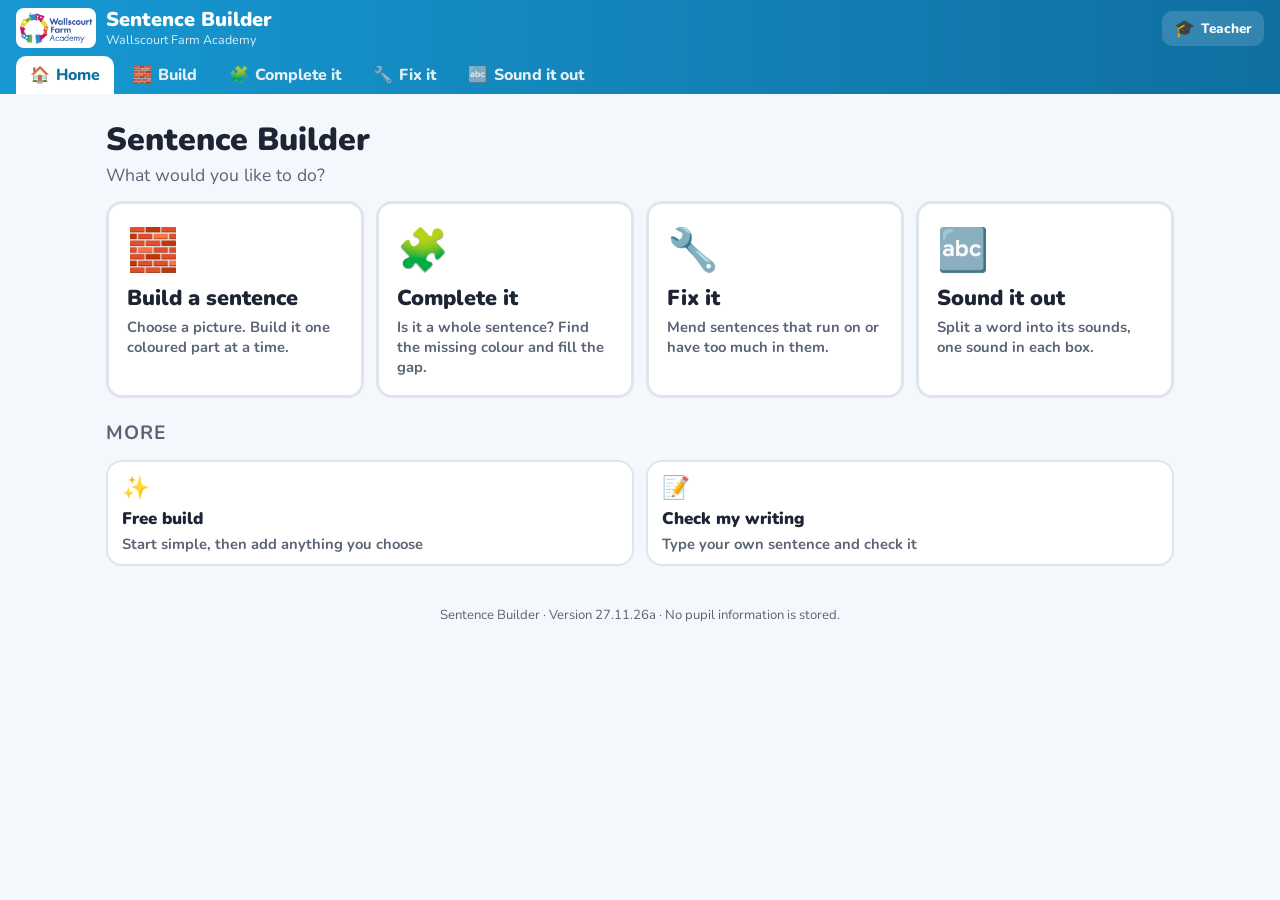
<file: sentence-builder/index.html>
<!DOCTYPE html>
<html lang="en-GB">
<head>
<meta charset="UTF-8">
<meta name="viewport" content="width=device-width, initial-scale=1.0, maximum-scale=1.0, user-scalable=no">
<title>Sentence Builder — Wallscourt Farm Academy</title>
<link rel="icon" href="data:image/svg+xml,%3Csvg xmlns='http://www.w3.org/2000/svg' viewBox='0 0 32 32'%3E%3Crect width='32' height='32' rx='6' fill='%231798d3'/%3E%3Crect x='4' y='12' width='7' height='8' rx='2' fill='%23e8792e'/%3E%3Crect x='12.5' y='12' width='7' height='8' rx='2' fill='%23f2c94c'/%3E%3Crect x='21' y='12' width='7' height='8' rx='2' fill='%234caf6d'/%3E%3C/svg%3E">
<link rel="preconnect" href="https://fonts.googleapis.com">
<link href="https://fonts.googleapis.com/css2?family=Andika:wght@400;700&family=Nunito:wght@700;800;900&display=swap" rel="stylesheet">
<link rel="stylesheet" href="app.css?v=27.11.26a">
</head>
<body>
<header id="top">
  <a class="brand" href="#" id="homeLink">
    <img src="../logo.png" alt="" onerror="this.style.display='none'">
    <div><b>Sentence Builder</b><small>Wallscourt Farm Academy</small></div>
  </a>
  <nav id="mainNav" aria-label="Main">
    <button data-nav="home">🏠<span>Home</span></button>
    <button data-nav="build">🧱<span>Build</span></button>
    <button data-nav="complete">🧩<span>Complete it</span></button>
    <button data-nav="fix">🔧<span>Fix it</span></button>
    <button data-nav="sounds">🔤<span>Sound it out</span></button>
  </nav>
  <div class="tools">
    <a class="tool" id="teachLink" href="teach/index.html" hidden title="Back to Teach on the board: type a sentence, show it on the board or print it">📺<span>Teach on the board</span></a>
    <button class="tool" id="teacherBtn" title="For teachers: send a child to an activity, teach on the board, printables, settings">🎓<span>Teacher</span></button>
  </div>
</header>
<div id="crumbs" hidden>
  <div class="crumb-path" id="crumbPath"></div>
  <div class="crumb-actions" id="crumbActions"></div>
</div>

<main id="home">
  <section class="intro">
    <h1>Sentence Builder</h1>
    <p>What would you like to do?</p>
    <div class="home-modes big4">
      <button data-nav="build"><span class="big">🧱</span><b>Build a sentence</b><small>Choose a picture. Build it one coloured part at a time.</small></button>
      <button data-nav="complete"><span class="big">🧩</span><b>Complete it</b><small>Is it a whole sentence? Find the missing colour and fill the gap.</small></button>
      <button data-nav="fix"><span class="big">🔧</span><b>Fix it</b><small>Mend sentences that run on or have too much in them.</small></button>
      <button data-nav="sounds"><span class="big">🔤</span><b>Sound it out</b><small>Split a word into its sounds, one sound in each box.</small></button>
    </div>
    <h2 class="more-h">More</h2>
    <div class="home-modes more">
      <button data-nav="free"><span class="big">✨</span><b>Free build</b><small>Start simple, then add anything you choose</small></button>
      <button data-nav="write"><span class="big">📝</span><b>Check my writing</b><small>Type your own sentence and check it</small></button>
    </div>
  </section>
  <section hidden>
    <button class="write-card" id="writeCard" hidden><span class="big">📝</span><span><b>Check my own writing</b><small>Type your sentence. Hear it read back. See each idea in colour and fix run-ons and missing doing words.</small></span></button>
  </section>
  <section id="stepsSec">
    <h2>🧱 Build a sentence · 1. Choose your step</h2>
    <div id="stepCards" class="step-cards"></div>
  </section>
  <section id="picsSec">
    <h2>2. Choose a picture</h2>
    <div id="homeTarget" class="target" hidden></div>
    <div id="topicTabs" class="topic-tabs"></div>
    <div id="picGrid" class="pic-grid"></div>
  </section>
  <section id="completeSec">
    <h2>🧩 Complete it: is it a whole sentence?</h2>
    <div class="topic-tabs topic-row"></div>
    <p class="note">A complete sentence has a <b style="color:#b5520f">who</b> and a <b style="color:#8a6a00">doing</b> word, and makes sense on its own. <span id="completeNote"></span></p>
    <div id="completeCards" class="step-cards"></div>
  </section>
  <section id="fixSec">
    <h2>🔧 Fix it: repair a sentence</h2>
    <div class="topic-tabs topic-row"></div>
    <p class="note" id="fixNote"></p>
    <div id="fixCards" class="step-cards"></div>
  </section>
  <section id="soundsSec">
    <h2>🔤 Sound it out: phoneme frames</h2>
    <p class="note">Say the word. Count the sounds. Then split it so there is one sound in each box.</p>
    <div id="soundCards" class="step-cards"></div>
  </section>
  <section id="teacherSec">
    <h2>🎓 For teachers</h2>
    <p class="note">Everything is in this one tool. Choose an activity for a child below, then give them the link or QR code. It opens straight on that activity.</p>
    <div id="teacherBox"></div>
  </section>
</main>

<main id="build" hidden>
  <div class="pic-panel">
    <img id="pic" alt="">
    <div id="picTitle"></div>
  </div>
  <div class="work">
    <div id="target" class="target" hidden></div>
    <div class="line-wrap">
      <div id="line" class="line" aria-live="polite"></div>
      <div id="lineTools" class="line-tools"></div>
    </div>
    <div id="coach" class="coach" aria-live="polite"></div>
    <div id="bank" class="bank"></div>
  </div>
</main>

<footer id="foot">Sentence Builder · Version <span id="ver"></span> · No pupil information is stored.<span id="lockNote" hidden> · 🔒 Set by your teacher · <a href="#" id="unlockLink">Teacher: unlock</a></span></footer>

<div id="modal" class="modal" hidden><div class="modal-box" id="modalBox"></div></div>

<script src="content.js?v=27.11.26a"></script>
<script src="topics/stories-more.js?v=27.11.26a"></script>
<script src="topics/settings.js?v=27.11.26a"></script>
<script src="topics/characters.js?v=27.11.26a"></script>
<script src="topics/history-more.js?v=27.11.26a"></script>
<script src="topics/science.js?v=27.11.26a"></script>
<script src="topics/geography.js?v=27.11.26a"></script>
<script src="topics/scigeo-more.js?v=27.11.26a"></script>
<script src="topics/history-more2.js?v=27.11.26a"></script>
<script src="topics/everyday.js?v=27.11.26a"></script>
<script src="structures.js?v=27.11.26a"></script>
<script src="engine.js?v=27.11.26a"></script>
<script src="bridge.js?v=27.11.26a"></script>
<script src="lib/qrcode.js?v=27.11.26a"></script>
<script src="sounds.js?v=27.11.26a"></script>
<script src="teacher.js?v=27.11.26a"></script>
<script src="complete.js?v=27.11.26a"></script>
<script src="app.js?v=27.11.26a"></script>
</body>
</html>
</file>
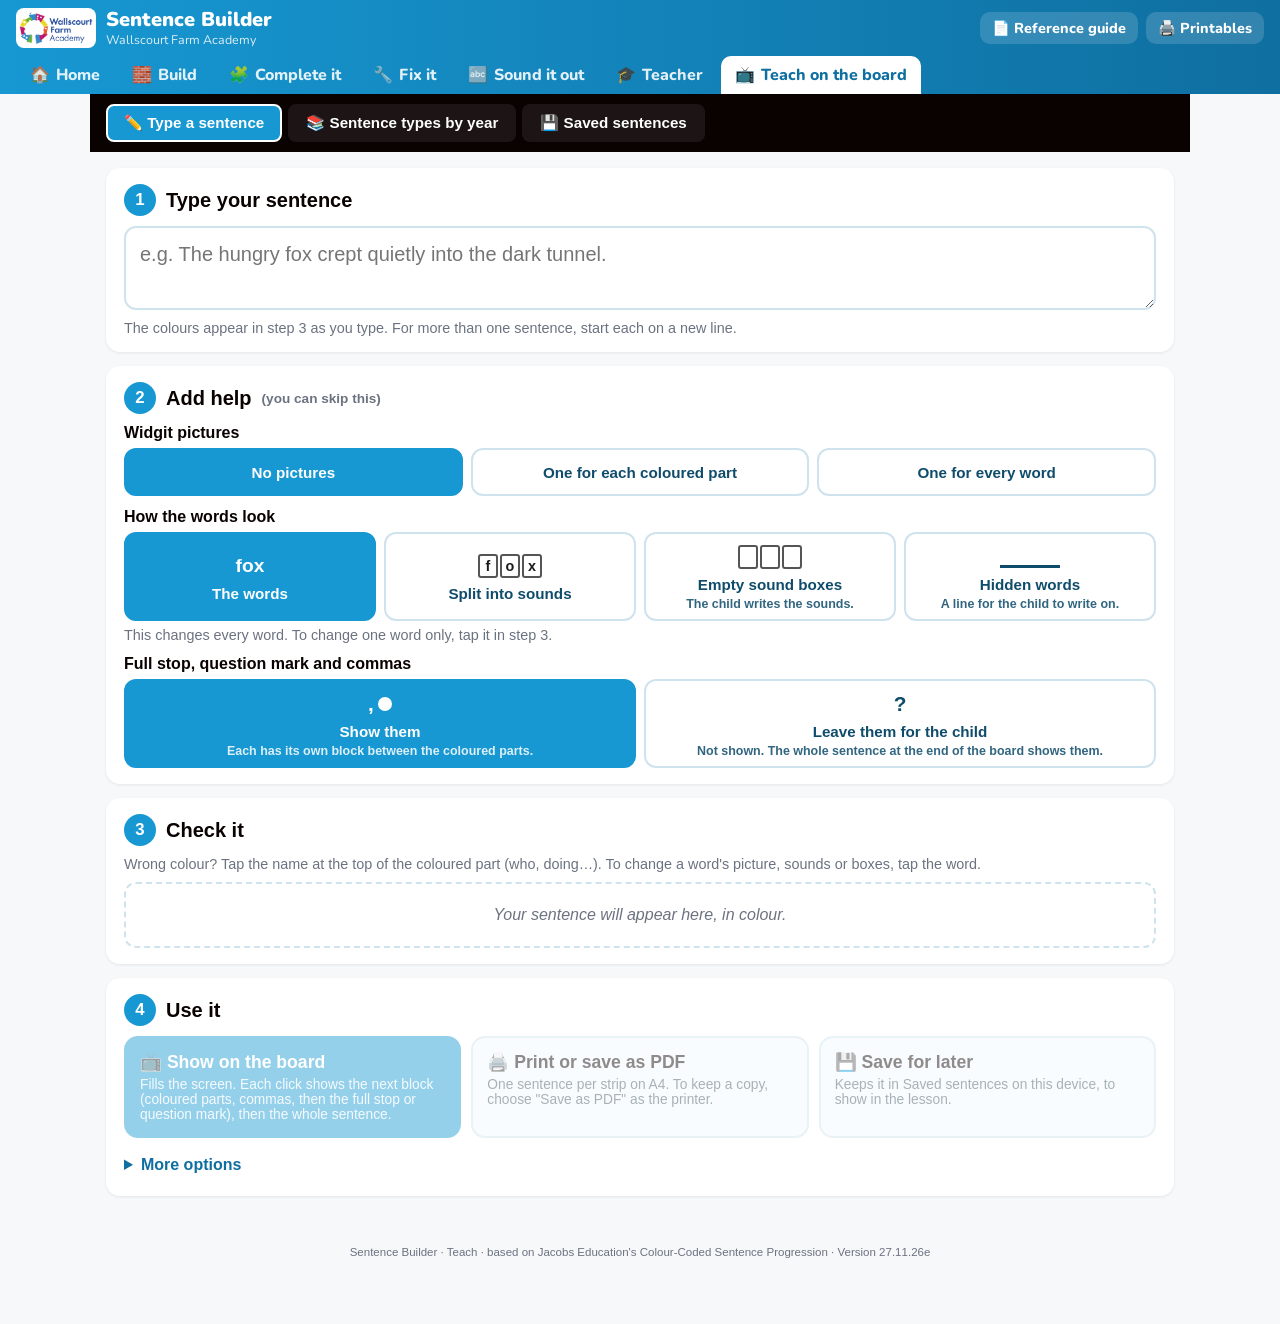
<file: sentence-builder/teach/index.html>
<!DOCTYPE html>
<html lang="en">
<head>
<meta charset="UTF-8">
<meta name="viewport" content="width=device-width, initial-scale=1.0, maximum-scale=1.0, user-scalable=no">
<title>Sentence Builder · Teach — Wallscourt Farm Academy</title>
<link rel="preconnect" href="https://fonts.googleapis.com">
<link href="https://fonts.googleapis.com/css2?family=Nunito:wght@700;800;900&display=swap" rel="stylesheet">
<style>
  /* Key Stage handwriting fonts for the written sentence line (Present mode) — pinned to
     the exact Regular face via its unique internal name, not the shared family name every
     style variant (Regular/Line/Dotted for Sassoon) is registered under. See the KS_FONT_CSS
     comment in the script below for why this exists — referencing the shared family name
     picked an unwanted ruled variant in testing. Falls back to the shared name (then Segoe
     UI) if this exact file isn't the one installed on a given machine. */
  @font-face{
    font-family:'WFA Sassoon Infant';
    src: local('SassoonInfantRg'), local('Sassoon Infant Rg');
    font-weight:400; font-style:normal;
  }
  @font-face{
    font-family:'WFA Twinkl Cursive';
    src: local('TwinklCursiveLooped-Regular'), local('Twinkl Cursive Looped Regular');
    font-weight:400; font-style:normal;
  }
  :root{
    --brand:#1798d3;
    --dark:#0a0101;
    --who:#e8792e;
    --doing:#f2c94c;
    --what:#4caf6d;
    --where:#2e74c4;
    --when:#a35332;
    --how:#cb79bb;
    --describe:#a873be;
    --aux-border:#333333;
    --coord:#c0392b;
    --subord:#2e5fa3;
    --relative-bg:#e9e9f1;
    --relative-border:#7a7a8c;
    --lit-bg:#e2e2e2;
    --bg:#f6f8fa;
    --card:#ffffff;
    --ink:#1c1c1c;
    --muted:#6b7280;
  }
  *{box-sizing:border-box;}
  body{
    margin:0;
    font-family:'Segoe UI', Roboto, -apple-system, BlinkMacSystemFont, Arial, sans-serif;
    background:var(--bg);
    color:var(--ink);
    padding-bottom:60px;
  }
  header{
    background:linear-gradient(135deg, #1798d3 0%, #0d7ab8 100%);
    color:#fff;
    padding:0 24px;
    height:58px;
    display:flex;
    align-items:center;
    position:sticky;
    top:0;
    z-index:20;
    box-shadow:0 2px 8px rgba(0,0,0,0.15);
  }
  .header-row{
    display:flex;
    align-items:center;
    gap:14px;
    max-width:1100px;
    width:100%;
    margin:0 auto;
  }
  .header-row img{
    height:40px;
    background:#fff;
    border-radius:8px;
    padding:3px 8px;
    flex-shrink:0;
  }
  .header-title{
    font-weight:900;
    font-size:1.1rem;
    flex:1;
    min-width:0;
  }
  .header-links{
    display:flex;
    gap:8px;
    flex-shrink:0;
  }
  .header-link{
    color:rgba(255,255,255,0.85);
    text-decoration:none;
    font-size:0.85rem;
    font-weight:700;
    padding:6px 12px;
    border-radius:6px;
    border:1px solid rgba(255,255,255,0.4);
    white-space:nowrap;
    transition:background .15s, color .15s;
  }
  .header-link:hover{background:rgba(255,255,255,0.15);color:#fff;}
  .year-tabs{
    background:var(--dark);
    max-width:1100px;
    margin:0 auto;
    display:flex;
    gap:6px;
    overflow-x:auto;
    padding:10px 16px;
    -webkit-overflow-scrolling:touch;
    position:sticky;
    top:58px;
    z-index:19;
  }
  .year-tab{
    flex:0 0 auto;
    background:rgba(255,255,255,0.08);
    color:#fff;
    border:2px solid transparent;
    border-radius:8px;
    padding:8px 16px;
    font-size:0.95rem;
    font-weight:600;
    cursor:pointer;
    white-space:nowrap;
    transition:background .15s, border-color .15s;
  }
  .year-tab:hover{background:rgba(255,255,255,0.18);}
  .year-tab.active{
    background:var(--brand);
    border-color:#fff;
  }

  main{
    max-width:1100px;
    margin:0 auto;
    padding:16px;
  }

  .about-box{
    background:#eaf6fd;
    border:1px solid #bfe4f5;
    border-left:5px solid var(--brand);
    border-radius:8px;
    padding:12px 14px;
    font-size:0.88rem;
    color:#0a3a52;
    margin-bottom:16px;
  }
  .about-box strong{color:var(--dark);}

  .key-strip{
    background:var(--card);
    border-radius:10px;
    padding:12px;
    margin-bottom:18px;
    box-shadow:0 1px 3px rgba(0,0,0,0.08);
  }
  .key-strip h2{
    margin:0 0 8px;
    font-size:0.85rem;
    text-transform:uppercase;
    letter-spacing:0.05em;
    color:var(--muted);
  }
  .key-grid{
    display:flex;
    flex-wrap:wrap;
    gap:6px;
  }
  .key-chip{
    display:flex;
    align-items:center;
    gap:5px;
    font-size:0.72rem;
    font-weight:700;
    padding:5px 9px;
    border-radius:6px;
    color:#fff;
  }
  .key-chip.outline{
    color:#333;
    background:#fff;
    border:2px solid #999;
  }
  .key-chip .ico{font-size:0.95rem;}
  .key-chip .ico-img{height:0.95rem; width:auto; vertical-align:middle; margin-right:3px;}

  .year-intro{
    background:var(--card);
    border-radius:10px;
    padding:14px 16px;
    margin-bottom:18px;
    box-shadow:0 1px 3px rgba(0,0,0,0.08);
    font-size:0.9rem;
    line-height:1.5;
    border-top:6px solid var(--brand);
  }
  .year-intro h2{margin:0 0 6px; font-size:1.2rem;}

  .structure-card{
    background:var(--card);
    border-radius:10px;
    padding:14px 16px 16px;
    margin-bottom:16px;
    box-shadow:0 1px 3px rgba(0,0,0,0.08);
  }
  .structure-card h3{
    margin:0 0 2px;
    font-size:1.02rem;
  }
  .structure-note{
    margin:0 0 12px;
    font-size:0.8rem;
    color:var(--muted);
  }
  .structure-note b{color:#333;}

  .chip-row{
    display:flex;
    flex-wrap:wrap;
    gap:8px;
    align-items:flex-end;
    margin-bottom:10px;
  }
  .slot{
    display:flex;
    flex-direction:column;
    align-items:stretch;
    min-width:90px;
  }
  .slot-label{
    font-size:0.62rem;
    font-weight:800;
    text-transform:uppercase;
    letter-spacing:0.04em;
    text-align:center;
    margin-bottom:3px;
    color:#444;
  }
  .slot-label .ico{font-size:0.85rem; margin-right:2px;}
  .slot-label .ico-img{height:0.85rem; width:auto; vertical-align:middle; margin-right:3px;}
  .slot-label select{
    border:none;
    background:transparent;
    font-family:inherit;
    font-size:0.62rem;
    font-weight:800;
    text-transform:uppercase;
    letter-spacing:0.04em;
    text-align:center;
    color:#444;
    cursor:pointer;
    outline:none;
    width:100%;
  }
  .slot-box{
    border-radius:7px;
    padding:6px 4px;
  }
  .slot-box input, .slot-box select{
    width:100%;
    border:none;
    background:transparent;
    text-align:center;
    font-size:16px;
    font-weight:600;
    font-family:inherit;
    color:inherit;
    outline:none;
    padding:2px;
  }
  .slot-box select{cursor:pointer;}
  .slot-box input::placeholder{color:rgba(255,255,255,0.75);}

  .slot-box.aux-box{
    display:flex;
    align-items:center;
    justify-content:center;
    /* Matches a regular slot-box's own measured height (padding + single-line icon/word
       content, ~62px) so the diamond doesn't sit shorter than the chips beside it. */
    min-height:62px;
    padding:6px;
  }
  .aux-diamond{
    width:100%;
    height:100%;
    min-height:50px;
    background:#fff;
    border:2px solid #222;
    clip-path: polygon(50% 2%, 98% 50%, 50% 98%, 2% 50%);
    box-sizing:border-box;
    display:flex;
    align-items:center;
    justify-content:center;
  }
  .aux-diamond input, .aux-diamond select{
    width:68%;
    border:none;
    background:transparent;
    text-align:center;
    font-size:14px;
    font-weight:700;
    color:#222;
    outline:none;
    padding:0;
  }
  .aux-diamond .word-text{ font-size:0.85rem; }

  .comma-mark{
    align-self:flex-end;
    width:16px;
    height:21px;
    margin:0 2px 6px -2px;
    flex-shrink:0;
    background:url('../icons/comma.png') no-repeat center / contain;
  }
  .fullstop-mark{
    align-self:flex-end;
    width:16px;
    height:16px;
    margin:0 0 8px 2px;
    flex-shrink:0;
    background:url('../icons/fullstop.png') no-repeat center / contain;
  }
  .lit-badge{
    display:flex;
    align-items:center;
    justify-content:center;
    background:var(--lit-bg);
    color:#333;
    border-radius:7px;
    padding:8px 12px;
    font-weight:700;
    font-size:0.95rem;
    /* Matches a regular slot-box's own height (62px) rather than its own unrelated value —
       see the aux-box fix above for why these need to agree. */
    min-height:62px;
    flex:1;
  }

  .preview{
    background:#f1f6f2;
    border:1.5px dashed #9bbf9f;
    border-radius:8px;
    padding:10px 12px;
    font-size:1.05rem;
    font-weight:600;
    color:#1c3d22;
    min-height:1.4em;
  }
  .preview .ph{color:#8aa88d; font-weight:500;}

  .card-actions{
    display:flex;
    justify-content:space-between;
    align-items:center;
    margin-top:8px;
    gap:8px;
    flex-wrap:wrap;
  }
  .btn-small{
    background:none;
    border:1px solid #cbd5db;
    color:#3a4a52;
    border-radius:6px;
    padding:5px 10px;
    font-size:0.75rem;
    cursor:pointer;
  }
  .btn-small:hover{background:#eef3f5;}

  .model-examples{
    margin-top:8px;
    padding:8px 10px;
    background:#fffaf0;
    border-left:3px solid #e0b04a;
    border-radius:6px;
    font-size:0.82rem;
    font-style:italic;
    color:#5c4a20;
    display:none;
  }
  .model-examples.show{display:block;}
  .model-examples div{margin:2px 0;}

  .slot-box .word-ico{
    font-size:1.05rem;
    line-height:1;
    text-align:center;
    margin-bottom:2px;
    /* An empty word-ico (categories with no icon, e.g. "lit") has no inline content of its
       own to establish a line box, so line-height alone collapses it to 0 height — min-height
       reserves the same space a real icon occupies, keeping every chip in a row the same height. */
    min-height:1.4rem;
  }
  .slot-box .word-ico img{ height:1.4rem; width:auto; }
  .slot-box .word-text{
    text-align:center;
    font-weight:700;
    font-size:0.95rem;
    padding:2px;
    word-break:break-word;
  }

  /* Optional Subject/Verb/Object annotation, shown below the who/doing/what block and
     joined to it by a short coloured tick. Off by default (a body-level class per category
     flips each on independently) so toggling is instant everywhere — no re-render needed
     in the builder cards, free-write chips, or Present Mode, since this element already
     exists in the DOM.

     Every slot gets one of these (see buildGrammarTermEl) — not just who/doing/what — so
     that once ANY category's caption is showing, every column in the same row (describe,
     aux, coordinating, "and", even the punctuation marks that align themselves to the
     row's bottom edge) reserves the same extra height and nothing shifts out of line.
     Slots that aren't who/doing/what carry no category class, so the visibility rule below
     never lights them up — they stay invisible placeholders, matched in height only. */
  .grammar-term{
    display:none;
    visibility:hidden;
    flex-direction:column;
    align-items:center;
    margin-top:4px;
  }
  body.show-grammar-term-who .grammar-term,
  body.show-grammar-term-doing .grammar-term,
  body.show-grammar-term-what .grammar-term{ display:flex; }
  body.show-grammar-term-who .grammar-term.who,
  body.show-grammar-term-doing .grammar-term.doing,
  body.show-grammar-term-what .grammar-term.what{ visibility:visible; }
  .grammar-term .tick{ width:1.5px; height:9px; background:currentColor; }
  .grammar-term .term-text{
    font-size:0.6rem;
    font-weight:800;
    text-transform:uppercase;
    letter-spacing:0.06em;
    margin-top:3px;
    color:currentColor;
  }
  .grammar-term.who{ color:var(--who); }
  .grammar-term.doing{ color:#b98900; }
  .grammar-term.what{ color:var(--what); }

  .freewrite-box{
    background:var(--card);
    border-radius:10px;
    padding:14px 16px 16px;
    margin-bottom:16px;
    box-shadow:0 1px 3px rgba(0,0,0,0.08);
  }
  .freewrite-year-row{
    margin-bottom:8px;
  }
  .freewrite-year-label{
    font-size:0.82rem;
    font-weight:700;
    color:#444;
    display:flex;
    align-items:center;
    gap:6px;
    flex-wrap:wrap;
  }
  .freewrite-year-select{
    font-family:inherit;
    font-size:0.85rem;
    font-weight:700;
    padding:4px 8px;
    border:1.5px solid #cbd5db;
    border-radius:6px;
    background:#fff;
    cursor:pointer;
  }
  .freewrite-box textarea{
    width:100%;
    min-height:64px;
    border:1.5px solid #cbd5db;
    border-radius:8px;
    padding:10px;
    font-size:16px;
    font-family:inherit;
    resize:vertical;
    box-sizing:border-box;
  }
  .freewrite-actions{
    display:flex;
    gap:8px;
    margin-top:8px;
    flex-wrap:wrap;
  }
  .btn-main{
    background:var(--brand);
    color:#fff;
    border:none;
    border-radius:6px;
    padding:8px 16px;
    font-size:0.85rem;
    font-weight:700;
    cursor:pointer;
  }
  .btn-main:hover{background:#137eb3;}
  .freewrite-hint{
    font-size:0.78rem;
    color:var(--muted);
    margin-top:10px;
  }
  .freewrite-output{
    margin-top:14px;
  }
  .freewrite-empty{
    color:var(--muted);
    font-size:0.85rem;
    font-style:italic;
  }

  .bank-list{ display:flex; flex-direction:column; gap:10px; }
  .bank-item{
    display:flex;
    align-items:center;
    justify-content:space-between;
    gap:12px;
    flex-wrap:wrap;
    background:#f7f9fa;
    border:1px solid #dfe6ea;
    border-radius:8px;
    padding:10px 12px;
  }
  .bank-item-year{
    font-size:0.68rem;
    font-weight:800;
    text-transform:uppercase;
    letter-spacing:0.03em;
    color:#fff;
    background:var(--brand);
    border-radius:5px;
    padding:3px 7px;
    flex-shrink:0;
  }
  .bank-item-preview{ display:flex; flex-wrap:wrap; gap:5px; flex:1; min-width:200px; }
  .bank-pill{
    display:inline-block;
    padding:4px 9px;
    border-radius:999px;
    font-size:0.8rem;
    font-weight:700;
  }
  .bank-item-actions{ display:flex; gap:6px; flex-wrap:wrap; flex-shrink:0; }
  .bank-item-actions .btn-small{ padding:5px 8px; }
  .bank-bar{ display:grid; grid-template-columns:1fr 1fr; gap:10px; margin:0 0 12px; }
  .bank-bar .mk-big b{ font-size:1rem; }
  .bank-all{ grid-column:1/-1; display:flex; align-items:center; gap:8px; font-weight:700; font-size:.9rem; cursor:pointer; }
  .bank-all input, .bank-tick input{ width:22px; height:22px; accent-color:var(--brand); cursor:pointer; }
  .bank-tick{ display:flex; align-items:center; padding:4px; cursor:pointer; flex-shrink:0; }
  @media (max-width:640px){ .bank-bar{ grid-template-columns:1fr; } }

  footer{
    text-align:center;
    font-size:0.72rem;
    color:var(--muted);
    padding:20px 10px 6px;
  }

  @media (max-width:480px){
    .slot{min-width:78px;}
    .header-title{font-size:0.95rem;}
    .header-link{padding:6px 8px;font-size:0.78rem;}
  }

  /* ---------- Present mode: full-screen, click/tap-to-reveal ---------- */
  .present-overlay{
    position:fixed;
    inset:0;
    background:#0a0101;
    z-index:1000;
    display:none;
    flex-direction:column;
    align-items:center;
    justify-content:center;
    padding:4vh 4vw;
    cursor:pointer;
    user-select:none;
  }
  .present-overlay.show{ display:flex; }
  .present-topbar{
    position:absolute;
    top:0; left:0; right:0;
    display:flex;
    justify-content:space-between;
    align-items:center;
    padding:16px 24px;
    cursor:default;
  }
  .present-step{
    color:#cfe9f7;
    font-size:1rem;
    font-weight:700;
    letter-spacing:0.04em;
  }
  .present-close{
    background:rgba(255,255,255,0.12);
    color:#fff;
    border:none;
    border-radius:8px;
    padding:10px 16px;
    font-size:1rem;
    font-weight:700;
    cursor:pointer;
  }
  .present-close:hover{ background:rgba(255,255,255,0.22); }
  .present-toggle-group{ display:flex; align-items:center; gap:14px; }
  .present-toggle{
    display:flex;
    align-items:center;
    gap:6px;
    color:#cfe9f7;
    font-size:0.85rem;
    font-weight:700;
    cursor:pointer;
    user-select:none;
  }
  .present-toggle input{ width:16px; height:16px; cursor:pointer; accent-color:var(--brand); }
  .present-toggle.who input{ accent-color:var(--who); }
  .present-toggle.doing input{ accent-color:var(--doing); }
  .present-toggle.what input{ accent-color:var(--what); }
  .present-title{
    color:#8fb8cc;
    font-size:1.3vw;
    min-font-size:14px;
    font-weight:700;
    margin-bottom:2vh;
    text-align:center;
    cursor:default;
  }
  .present-row{
    display:flex;
    flex-wrap:wrap;
    align-items:stretch;
    justify-content:center;
    gap:1.4vw;
    max-width:94vw;
    cursor:default;
  }
  .present-chip{
    position:relative;
    display:flex;
    flex-direction:column;
    align-items:center;
    justify-content:center;
    min-width:9vw;
    max-width:22vw;
    padding:1.6vh 1.4vw;
    border-radius:14px;
    box-shadow:0 6px 18px rgba(0,0,0,0.35);
    opacity:0;
    transform:translateY(14px) scale(0.96);
    transition:opacity .28s ease, transform .28s ease;
  }
  .present-chip .p-comma{
    position:absolute;
    right:-1.2vw;
    bottom:-1.6vh;
    width:1.6vw;
    height:2.1vw;
    min-width:16px;
    min-height:21px;
    background:url('../icons/comma.png') no-repeat center / contain;
    filter:invert(1) brightness(2);
  }
  .present-chip.visible{ opacity:1; transform:translateY(0) scale(1); }
  .present-chip .p-icon{ font-size:2.2vw; line-height:1; margin-bottom:0.4vh; }
  .present-chip .p-icon img{ height:3.4vw; min-height:36px; width:auto; }
  .present-chip .p-label{ font-size:0.9vw; font-weight:800; text-transform:uppercase; letter-spacing:0.05em; margin-bottom:0.4vh; }
  .present-chip .p-word{ font-size:2vw; font-weight:800; text-align:center; }
  /* Same padding as a regular chip (not its own value) so the diamond box lands at the
     same overall height as the who/doing/what chips beside it in the row — the diamond
     itself is then sized to fill exactly that leftover content height. */
  .present-chip.aux-box{ background:var(--doing); padding:1.6vh 1.4vw; }
  .present-chip .aux-diamond{
    width:8vw; height:8vw; max-width:125px; max-height:125px;
    background:#fff; border:3px solid #222;
    clip-path: polygon(50% 2%, 98% 50%, 50% 98%, 2% 50%);
    display:flex; align-items:center; justify-content:center;
  }
  .present-chip .aux-diamond .p-word{ font-size:1.4vw; color:#222; }
  .present-token{
    display:flex;
    flex-direction:column;
    align-items:center;
    opacity:0;
    transform:translateY(14px) scale(0.96);
    transition:opacity .28s ease, transform .28s ease;
  }
  .present-token.visible{ opacity:1; transform:translateY(0) scale(1); }
  .present-token .present-chip, .present-token .present-lit{
    opacity:1; transform:none; transition:none; /* the wrapper now owns the reveal animation */
    /* .present-row stretches every token in it to the row's tallest token (e.g. a relative
       clause long enough to wrap onto two lines) — but that extra height used to land as
       dead space below the chip, inside the token, instead of on the chip itself. So a short
       one-line chip ("Mr Fox") stayed its own natural (shorter) height while a two-line
       neighbour ("whose eyes shone like the moon") stretched the token around it, and the
       two boxes' bottoms visibly didn't line up. flex-grow lets the chip itself claim that
       leftover space — its own content-centering (already set above) keeps the text centred
       inside the now-taller box, so every chip in a row ends up the same visible height.
    */
    flex:1 1 auto;
  }
  .present-token .grammar-term{ margin-top:1vh; }
  .present-token .grammar-term .tick{ width:2px; height:1.4vh; }
  .present-token .grammar-term .term-text{ font-size:0.85vw; margin-top:0.5vh; }
  .present-lit{
    display:flex; align-items:center; justify-content:center;
    background:#e2e2e2; color:#333; border-radius:14px;
    /* Extra vertical padding (not just 1.6vh) so a plain one-line word like "and" reaches
       roughly the same overall height as a who/doing/what chip beside it (icon + label +
       word stacked) instead of sitting as a noticeably smaller box in the row. */
    padding:5.6vh 1.4vw; font-size:1.6vw; font-weight:800;
    opacity:0; transform:translateY(14px) scale(0.96);
    transition:opacity .28s ease, transform .28s ease;
  }
  .present-lit.visible{ opacity:1; transform:translateY(0) scale(1); }
  .present-comma{
    align-self:flex-end;
    color:#fff;
    font-size:2.4vw;
    font-weight:800;
    opacity:0;
    transition:opacity .28s ease;
    margin:0 -0.6vw 1.2vh -0.4vw;
  }
  .present-comma.visible{ opacity:1; }
  .present-fullstop{
    align-self:flex-end;
    width:1.6vw;
    height:1.6vw;
    min-width:14px;
    min-height:14px;
    background:url('../icons/fullstop.png') no-repeat center / contain;
    filter:invert(1) brightness(2);
    margin:0 0 1vh 0.6vw;
    opacity:0;
    transition:opacity .28s ease;
    flex-shrink:0;
  }
  .present-fullstop.visible{ opacity:1; }
  .present-sentence{
    margin-top:4vh;
    color:#fff;
    font-size:2.4vw;
    font-weight:800;
    text-align:center;
    max-width:88vw;
    opacity:0;
    transform:translateY(10px);
    transition:opacity .35s ease, transform .35s ease;
    cursor:default;
  }
  .present-sentence.visible{ opacity:1; transform:translateY(0); }
  .present-hint{
    position:absolute;
    bottom:20px;
    color:#7f97a3;
    font-size:0.85rem;
    cursor:default;
  }

  /* shared Sentence Builder header (same look as ../app.css) */
  #sbTop{height:auto;position:static;box-shadow:none;display:flex;align-items:center;flex-wrap:wrap;gap:6px 14px;padding:8px 16px 0;background:linear-gradient(90deg,#1798d3,#0f6fa0);color:#fff;font-family:'Nunito',system-ui,sans-serif}
  .sb-brand{display:flex;align-items:center;gap:10px;color:#fff;text-decoration:none}
  .sb-brand img{height:40px;width:auto;background:#fff;border-radius:8px;padding:3px}
  .sb-brand b{display:block;font-size:1.25rem;font-weight:900;line-height:1.1}
  .sb-brand small{display:block;font-size:.78rem;opacity:.85}
  .sb-tools{margin-left:auto;display:flex;gap:8px}
  .sb-tool{background:rgba(255,255,255,.15);color:#fff;border-radius:10px;padding:6px 12px;font-weight:800;font-size:.9rem;text-decoration:none}
  .sb-tool:hover{background:rgba(255,255,255,.28)}
  #sbNav{flex:1 0 100%;display:flex;gap:4px;overflow-x:auto;scrollbar-width:none;padding-top:2px}
  #sbNav a{color:#fff;font-weight:800;font-size:1rem;padding:8px 14px;border-radius:10px 10px 0 0;display:flex;gap:6px;align-items:center;white-space:nowrap;text-decoration:none;opacity:.88}
  #sbNav a:hover{background:rgba(255,255,255,.15);opacity:1}
  #sbNav a.on{background:#fff;color:#0f6fa0;opacity:1}
  .year-tabs{top:0 !important}
  @media (max-width:640px){ #sbNav a{font-size:.88rem;padding:7px 9px} .sb-brand small,.sb-tool span{display:none} }
  .try-link{text-decoration:none;display:inline-flex;align-items:center;background:#fff7d6;border-color:#f2c94c !important}
</style>
<link rel="stylesheet" href="make.css?v=27.11.26e">
</head>
<body>

<header id="sbTop">
  <a class="sb-brand" href="../index.html">
    <img src="../../logo.png" alt="" onerror="this.style.display='none'">
    <div><b>Sentence Builder</b><small>Wallscourt Farm Academy</small></div>
  </a>
  <div class="sb-tools">
    <a class="sb-tool" href="reference-guide.pdf" target="_blank" rel="noopener">📄 <span>Reference guide</span></a>
    <a class="sb-tool" href="../print.html" target="_blank" rel="noopener">🖨️ <span>Printables</span></a>
  </div>
  <nav id="sbNav" aria-label="Main">
    <a href="../index.html">🏠<span>Home</span></a>
    <a href="../index.html?go=build">🧱<span>Build</span></a>
    <a href="../index.html?go=complete">🧩<span>Complete it</span></a>
    <a href="../index.html?go=fix">🔧<span>Fix it</span></a>
    <a href="../index.html?go=sounds">🔤<span>Sound it out</span></a>
    <a href="../index.html?go=teacher">🎓<span>Teacher</span></a>
    <a class="on" href="index.html">📺<span>Teach on the board</span></a>
  </nav>
</header>
<div class="year-tabs" id="yearTabs"></div>

<main>
  <div class="about-box">
    <strong>Sentence types by year:</strong> choose a year group. Each row is a sentence structure from the National Curriculum, in Jacobs Education's <em>Colour-Coded Sentence Progression</em> colours. Tap a coloured block to type your own word or phrase. <strong>🎬 Present</strong> shows it on the board one block at a time. <strong>🖼️ Add pictures, sound boxes or print</strong> adds Widgit pictures, sound boxes or hidden words. To colour your own sentence, use <strong>✏️ Type a sentence</strong>.
  </div>

  <div class="key-strip">
    <h2>Colour key</h2>
    <div class="key-grid" id="keyGrid"></div>
  </div>

  <div id="yearContent"></div>
</main>

<footer>
  Sentence Builder · Teach · based on Jacobs Education's Colour-Coded Sentence Progression · Version 27.11.26e
</footer>

<div class="present-overlay" id="presentOverlay">
  <div class="present-topbar">
    <div class="present-step" id="presentStep"></div>
    <div class="present-toggle-group">
      <label class="present-toggle who">
        <input type="checkbox" id="grammarTermToggleWho">
        Subject
      </label>
      <label class="present-toggle doing">
        <input type="checkbox" id="grammarTermToggleDoing">
        Verb
      </label>
      <label class="present-toggle what">
        <input type="checkbox" id="grammarTermToggleWhat">
        Object
      </label>
    </div>
    <button class="present-close" id="presentClose">✕ Close</button>
  </div>
  <div class="present-title" id="presentTitle"></div>
  <div class="present-row" id="presentRow"></div>
  <div class="present-sentence" id="presentSentence"></div>
  <div class="present-hint">Click / tap / → to reveal the next block · ← to go back · Esc to close</div>
</div>

<script>
/* Coming from the old staff address: bring this teacher's saved sentences (and Subject/Verb/Object
   settings) across from the staff site's storage, which this site cannot read directly. */
(function(){
  const m = location.hash.match(/^#import=(.+)$/);
  if (!m) return;
  try {
    const data = JSON.parse(decodeURIComponent(m[1]));
    const bank = JSON.parse(localStorage.getItem('wfa_scp_sentenceBank') || '[]');
    const have = new Set(bank.map(e => e.id));
    (data.bank || []).forEach(e => { if (!have.has(e.id)) bank.push(e); });
    localStorage.setItem('wfa_scp_sentenceBank', JSON.stringify(bank));
    Object.entries(data.prefs || {}).forEach(([k, v]) => { if (/^wfa_scp_/.test(k) && localStorage.getItem(k) == null) localStorage.setItem(k, v); });
  } catch(e) {}
  history.replaceState(null, '', location.pathname);
})();
</script>
<script src="../lib/pptxgenjs.bundle.js"></script>
<script src="../lib/wink-pos-tagger.bundle.js"></script>
<script src="../structures.js?v=27.11.26e"></script>
<script src="make.js?v=27.11.26e"></script>
<script src="../tagger.js?v=27.11.26e"></script>
<script>
/* ---------- Colour / type definitions ---------- */
const TYPE = {
  who:      {label:'who',            bg:'var(--who)',      fg:'#fff', iconSrc:'../icons/who.png'},
  doing:    {label:'doing',          bg:'var(--doing)',    fg:'#3a2c00', iconSrc:'../icons/doing.png'},
  what:     {label:'what',           bg:'var(--what)',     fg:'#fff', iconSrc:'../icons/what.png'},
  where:    {label:'where',          bg:'var(--where)',    fg:'#fff', iconSrc:'../icons/where.png'},
  when:     {label:'when',           bg:'var(--when)',     fg:'#fff', iconSrc:'../icons/when.png'},
  how:      {label:'how',            bg:'var(--how)',      fg:'#fff', iconSrc:'../icons/how.png'},
  describe: {label:'describe',       bg:'var(--describe)', fg:'#fff', iconSrc:'../icons/describe.png'},
  aux:      {label:'',               bg:'var(--doing)', fg:'#222', icon:'', diamond:true},
  coord:    {label:'co-ordinating',  bg:'#fff', fg:'var(--coord)',  border:'2px solid var(--coord)', iconSrc:'../icons/coord.png'},
  subord:   {label:'subordinating',  bg:'#fff', fg:'var(--subord)', border:'2px solid var(--subord)', iconSrc:'../icons/subord.png'},
  relative: {label:'relative clause',bg:'var(--relative-bg)', fg:'#333', border:'2px solid var(--relative-border)', iconSrc:'../icons/relative.png'},
  lit:      {label:'',               bg:'var(--lit-bg)', fg:'#333', icon:''}
};

/* Returns icon markup for a TYPE def: an <img> when iconSrc is set, else an emoji span. */
function iconHTML(def, altText){
  if(def.iconSrc) return `<img class="ico-img" src="${def.iconSrc}" alt="${altText||''}">`;
  if(def.icon) return `<span class="ico">${def.icon}</span>`;
  return '';
}
function makeIconEl(def, altText){
  if(def.iconSrc){
    const img = document.createElement('img');
    img.src = def.iconSrc;
    img.alt = altText || '';
    return img;
  }
  if(def.icon){
    const span = document.createElement('span');
    span.textContent = def.icon;
    return span;
  }
  return null;
}

// Key Stage handwriting fonts for the WRITTEN SENTENCE line only (PowerPoint export and
// Present mode) — never the word-block text/labels, which always stay Segoe UI. Both fonts
// are installed as regular-weight-only handwriting/guide fonts (no true bold face), so
// wherever one of these applies the sentence is set unbolded rather than faking a bold.
//
// Sassoon (and some Twinkl families) ship several styles — Regular, a ruled "Line" guide
// variant, a "Dotted" variant — all registered under the SAME shared font-family name
// ("Sassoon Infant"). Referencing that shared name directly is ambiguous: which installed
// style a browser (or PowerPoint) actually picks is undefined, and in testing it silently
// picked the ruled "Line" variant instead of Regular — the sentence rendered in the right
// font family but with an unwanted baseline rule under every word. KS_FONT_CSS pins the
// exact Regular face via its unique internal PostScript name (`local('SassoonInfantRg')`,
// from the font's own name table — not something to guess, extract with a tool like
// fontTools if a font is ever swapped), only falling back to the ambiguous shared name if
// that exact file isn't present. KS_FONT_PPTX is separate because PowerPoint has no
// equivalent to @font-face/local() — it just resolves a plain name against installed
// fonts — so it uses the precise sub-family name instead, which Windows/Office typically
// list as a distinct selectable font rather than grouping by family the way macOS does.
const KS_FONT_CSS = { ks1: "'WFA Sassoon Infant', 'Sassoon Infant'", ks2: "'WFA Twinkl Cursive', 'Twinkl Cursive Looped'" };
const KS_FONT = { ks1: 'Sassoon Infant Rg', ks2: 'Twinkl Cursive Looped Regular' };

// PowerPoint slide background/border per year group, in the school's own Y1-Y6 brand
// colours (wallscourtfarm/wfa-shared's wfa.css --y1..--y6 — Y1/Y5 and Y2/Y6 share a colour
// there already, not a bug introduced here). Each pair is that colour's own hue at a very
// pale fill and a dark border, the same "pale fill, dark border" relationship as the plain
// pale-blue scheme this replaces — computed once via HSL (fill: same hue, S70/L91; border:
// same hue, S70/L34), not picked by eye per year, so all six stay visually consistent.
const YEAR_SLIDE_COLOR = {
  y1: { fill:'F8E7D8', border:'93521A' },
  y2: { fill:'D8F8E5', border:'1A934D' },
  y3: { fill:'F8D8EB', border:'931A62' },
  y4: { fill:'D8EEF8', border:'1A6D93' },
  y5: { fill:'F8E7D8', border:'93521A' },
  y6: { fill:'D8F8E5', border:'1A934D' },
};
const DEFAULT_SLIDE_COLOR = { fill:'DEEFFB', border:'1B4F91' };
function ksForYear(yearId){
  if(yearId==='y1' || yearId==='y2') return 'ks1';
  if(yearId && /^y[3-6]$/.test(yearId)) return 'ks2';
  return null;
}

/* Hex fills for PowerPoint export (PptxGenJS needs raw hex, not CSS vars) */
const HEX_FILL = {
  who:'E8792E', doing:'F2C94C', what:'4CAF6D', where:'2E74C4', when:'A35332',
  how:'CB79BB', describe:'A873BE', aux:'F2C94C', coord:'FFFFFF', subord:'FFFFFF',
  relative:'E9E9F1', lit:'E2E2E2'
};
const HEX_TEXT = {
  who:'FFFFFF', doing:'3A2C00', what:'FFFFFF', where:'FFFFFF', when:'FFFFFF',
  how:'FFFFFF', describe:'FFFFFF', aux:'222222', coord:'C0392B', subord:'2E5FA3',
  relative:'333333', lit:'333333'
};
const HEX_BORDER = { coord:'C0392B', subord:'2E5FA3', relative:'7A7A8C' };

/* Category list used by the free-write colour picker (order matters for the dropdown) */
const CATEGORY_ORDER = ['who','doing','what','where','when','how','describe','aux','coord','subord','relative','lit'];
/* Auxiliary/modal word choices offered in the aux diamond's dropdown, in both the
   structured builder and the free-write tool. */
const AUX_OPTIONS = ['is','was','are','were','has','have','might','can','could','may','must','shall','should','will','would'];
function categoryDisplayName(t){
  if(t==='aux') return 'is / was / has / might…';
  if(t==='lit') return 'plain (not coloured)';
  // "who" is really the grammatical subject, which isn't always a person (e.g. "the ball
  // deflates") — but that formal term now lives in the separate, optional Subject/Verb/
  // Object annotation (see GRAMMAR_TERM) rather than being baked into this label, so it
  // just returns the plain word like every other category.
  return TYPE[t].label;
}

const PLACEHOLDER = {
  who:'the child', doing:'eats', what:'the lolly', where:'at the table',
  when:'before school', how:'quickly', describe:'happy', relative:'who was smiling'
};

/* ---------- Optional Subject/Verb/Object annotation ---------- */
// Who/doing/what always show as they do today; this is an extra, separated layer that a
// teacher can switch on once pupils are ready for the formal grammar terms. Each of the
// three has its own independent on/off setting (not one combined switch), toggled from
// three checkboxes in Present Mode's toolbar and remembered between visits. Every setting
// applies everywhere at once — year-group builder, free-write, Present Mode — via a
// body-level class per category, so toggling needs no re-render.
const GRAMMAR_TERM = { who:'Subject', doing:'Verb', what:'Object' };
const GRAMMAR_TERM_STORAGE_PREFIX = 'wfa_scp_showGrammarTerm_';
const GRAMMAR_TERM_TOGGLE_ID = { who:'grammarTermToggleWho', doing:'grammarTermToggleDoing', what:'grammarTermToggleWhat' };
const showGrammarTerm = {};
function setShowGrammarTerm(cat, v){
  showGrammarTerm[cat] = v;
  document.body.classList.toggle('show-grammar-term-'+cat, v);
  try { localStorage.setItem(GRAMMAR_TERM_STORAGE_PREFIX+cat, v ? '1' : '0'); } catch(e) {}
}
Object.keys(GRAMMAR_TERM).forEach(cat=>{
  let v = false;
  try { v = localStorage.getItem(GRAMMAR_TERM_STORAGE_PREFIX+cat) === '1'; } catch(e) {}
  showGrammarTerm[cat] = v;
  document.body.classList.toggle('show-grammar-term-'+cat, v);
  const toggleEl = document.getElementById(GRAMMAR_TERM_TOGGLE_ID[cat]);
  toggleEl.checked = v;
  toggleEl.addEventListener('change', ()=> setShowGrammarTerm(cat, toggleEl.checked));
});
// Builds the tick + term-text element for a slot. Who/doing/what get their real term and
// the category class that lets the CSS above make them visible; every other category
// still gets one (just uncoloured, textless) purely to hold the same height — see the
// comment on .grammar-term for why every slot needs one, not just these three.
function buildGrammarTermEl(cat){
  const term = GRAMMAR_TERM[cat];
  const el = document.createElement('div');
  el.className = 'grammar-term' + (term ? ' ' + cat : '');
  const tick = document.createElement('div');
  tick.className = 'tick';
  const text = document.createElement('div');
  text.className = 'term-text';
  text.textContent = term || ' ';
  el.appendChild(tick);
  el.appendChild(text);
  return el;
}

/* ---------- Sentence bank: a persistent library of saved sentences ---------- */
// Lets a teacher colour several sentences ahead of a lesson (from "My sentence") and save
// each one, then present the whole set back to back in one continuous Present Mode session
// instead of closing and reopening between each one. Kept in localStorage so it survives
// reloads and is still there next lesson, next week.
const SENTENCE_BANK_KEY = 'wfa_scp_sentenceBank';
let sentenceBank = [];
try {
  const raw = localStorage.getItem(SENTENCE_BANK_KEY);
  if(raw) sentenceBank = JSON.parse(raw).filter(e => e && Array.isArray(e.items) && e.items.length);
} catch(e) { sentenceBank = []; }
function saveSentenceBank(){
  try { localStorage.setItem(SENTENCE_BANK_KEY, JSON.stringify(sentenceBank)); } catch(e) {}
}
function addToSentenceBank(items, yearId){
  const clean = items.filter(it => it.text && it.text.trim());
  if(!clean.length) return;
  sentenceBank.push({ id: Date.now()+'-'+Math.random().toString(36).slice(2,7), items: clean, yearId });
  saveSentenceBank();
}
function removeFromSentenceBank(id){
  sentenceBank = sentenceBank.filter(e => e.id !== id);
  saveSentenceBank();
}
function moveInSentenceBank(id, dir){
  const i = sentenceBank.findIndex(e => e.id === id);
  const j = i + dir;
  if(i<0 || j<0 || j>=sentenceBank.length) return;
  [sentenceBank[i], sentenceBank[j]] = [sentenceBank[j], sentenceBank[i]];
  saveSentenceBank();
}

/* ---------- Helper to build a slot token ---------- */
function s(type, def, extra){ return Object.assign({type, default:def}, extra||{}); }
function comma(){ return {type:'comma'}; }
function lit(text){ return {type:'lit', text}; }

/* ---------- Year data ---------- */
// YEARS (the structures) now live in ../structures.js, shared with the pupil side.
const KEY_ORDER = ['who','doing','what','where','when','how','describe','aux','coord','subord','relative'];
const KEY_LABELS = {aux:'is / was / has / might…', coord:'co-ordinating', subord:'subordinating', relative:'relative clause'};
const keyGrid = document.getElementById('keyGrid');
KEY_ORDER.forEach(t=>{
  const def = TYPE[t];
  const chip = document.createElement('div');
  const isOutline = def.border;
  chip.className = 'key-chip' + (isOutline ? ' outline' : '');
  if(!isOutline){ chip.style.background = def.bg; }
  else { chip.style.borderColor = def.fg; chip.style.color = def.fg; }
  chip.innerHTML = iconHTML(def, t) + (KEY_LABELS[t] || def.label);
  keyGrid.appendChild(chip);
});

/* ---------- Tabs render ---------- */
// Three tabs (26.11.26): Type a sentence (the main job: make.js), Sentence types by year (the
// curriculum structures, with Year 1-6 inside), Saved sentences.
const tabsEl = document.getElementById('yearTabs');
[['make','✏️ Type a sentence', ()=> selectMake()],
 ['years','📚 Sentence types by year', ()=> selectYear(lastYearId)],
 ['bank','💾 Saved sentences', ()=> selectBank()]].forEach(([id, label, fn])=>{
  const b = document.createElement('button');
  b.className = 'year-tab';
  b.dataset.id = id;
  b.dataset.label = label;
  b.textContent = label;
  b.addEventListener('click', fn);
  tabsEl.appendChild(b);
});
let lastYearId = YEARS[0].id;
function mkRenderTabs(){
  const b = tabsEl.querySelector('[data-id="bank"]');
  if (b) b.textContent = b.dataset.label + (sentenceBank.length ? ` (${sentenceBank.length})` : '');
}
// Which tab is showing; the colour key and the year-group help only belong to "Sentence types".
function setTeachTab(id){
  tabsEl.querySelectorAll('.year-tab').forEach(t=> t.classList.toggle('active', t.dataset.id===id));
  document.querySelector('.about-box').hidden = id !== 'years';
  document.querySelector('.key-strip').hidden = id !== 'years';
  mkRenderTabs();
}

/* ---------- Shared sentence assembly ---------- */
function assembleSentenceText(items){
  let parts = items.map(it => (it.text||'').trim()).filter(Boolean);
  let sentence = parts.join(' ').replace(/\s+,/g,',').trim();
  if(sentence){
    sentence = sentence.charAt(0).toUpperCase() + sentence.slice(1);
    if(!/[.!?]$/.test(sentence)) sentence += '.';
  }
  return sentence;
}

/* ---------- PowerPoint export (build-up slide sequence) ---------- */
function computeSlideLayout(n){
  const SLIDE_W = 13.33, SLIDE_H = 7.5;
  const marginX = 0.6, gap = 0.18;
  const rows = n <= 6 ? 1 : 2;
  const perRow = Math.ceil(n/rows);
  const usableW = SLIDE_W - marginX*2;
  const blockW = Math.min(2.6, (usableW - gap*(perRow-1)) / perRow);
  const blockH = 1.3, rowGap = 0.35;
  const startY = rows===1 ? 2.7 : 2.0;
  const positions = [];
  for(let idx=0; idx<n; idx++){
    const row = Math.floor(idx/perRow);
    const col = idx % perRow;
    const itemsInRow = Math.min(perRow, n-row*perRow);
    const rowW = blockW*itemsInRow + gap*(itemsInRow-1);
    const rowStartX = (SLIDE_W - rowW)/2;
    positions.push({ x: rowStartX + col*(blockW+gap), y: startY + row*(blockH+rowGap), w: blockW, h: blockH });
  }
  return positions;
}

const ICON_DATA_CACHE = {};
function getIconDataURI(src){
  if(ICON_DATA_CACHE[src]) return ICON_DATA_CACHE[src];
  const p = fetch(src)
    .then(r => r.blob())
    .then(blob => new Promise((resolve, reject) => {
      const reader = new FileReader();
      reader.onload = () => resolve(reader.result);
      reader.onerror = reject;
      reader.readAsDataURL(blob);
    }))
    .catch(()=> null);
  ICON_DATA_CACHE[src] = p;
  return p;
}

async function exportItemsToPptx(items, opts){
  opts = opts || {};
  const cleanItems = items.filter(it => it.text && it.text.trim());
  if(!cleanItems.length){ alert('Nothing to export yet — build a sentence first.'); return; }
  if(typeof PptxGenJS === 'undefined'){ alert('PowerPoint export is unavailable (the pptxgenjs library did not load).'); return; }

  const iconSrcs = [...new Set(cleanItems.map(it => TYPE[it.cat] && TYPE[it.cat].iconSrc).filter(Boolean))];
  const iconEntries = await Promise.all(iconSrcs.map(async src => [src, await getIconDataURI(src)]));
  const iconData = Object.fromEntries(iconEntries);

  const pptx = new PptxGenJS();
  pptx.defineLayout({ name:'WFA_WIDE', width:13.33, height:7.5 });
  pptx.layout = 'WFA_WIDE';

  const positions = computeSlideLayout(cleanItems.length);
  const many = cleanItems.length > 6;
  const labelSize = many ? 8 : 10;
  const wordSize = many ? 12 : 15;

  const ksFont = KS_FONT[opts.ks];
  const slideColor = YEAR_SLIDE_COLOR[opts.yearId] || DEFAULT_SLIDE_COLOR;

  for(let reveal=1; reveal<=cleanItems.length; reveal++){
    const slide = pptx.addSlide();
    slide.background = { color: slideColor.fill };
    slide.addShape('rect', {
      x:0.15, y:0.15, w:13.33-0.3, h:7.5-0.3,
      fill:{ type:'none' },
      line:{ color: slideColor.border, width:3 }
    });
    if(opts.title){
      slide.addText(opts.title, { x:0.4, y:0.2, w:12.5, h:0.5, fontSize:16, bold:true, color:'0A0101', fontFace:'Segoe UI' });
    }
    for(let idx=0; idx<reveal; idx++){
      const it = cleanItems[idx];
      const pos = positions[idx];
      const fill = HEX_FILL[it.cat] || 'CCCCCC';
      const textColor = HEX_TEXT[it.cat] || '000000';
      const border = HEX_BORDER[it.cat];
      const catLabel = (it.cat==='aux' || it.cat==='lit') ? '' : categoryDisplayName(it.cat).toUpperCase();
      slide.addShape('roundRect', {
        x: pos.x, y: pos.y, w: pos.w, h: pos.h,
        fill: { color: fill },
        line: border ? { color: border, width: 1.5 } : { color: fill, width: 0 },
        rectRadius: 0.08
      });
      if(it.cat === 'aux'){
        // Auxiliary/modal verb (is/was/has/might…): a white diamond inset within the yellow block,
        // matching the CPD source's own symbol for "verb, but not the action being done".
        const insetX = pos.w*0.08, insetY = pos.h*0.1;
        const dpos = { x: pos.x+insetX, y: pos.y+insetY, w: pos.w-insetX*2, h: pos.h-insetY*2 };
        slide.addShape('diamond', {
          x: dpos.x, y: dpos.y, w: dpos.w, h: dpos.h,
          fill: { color: 'FFFFFF' },
          line: { color: '222222', width: 1.5 }
        });
        slide.addText(it.text, { x: dpos.x, y: dpos.y, w: dpos.w, h: dpos.h, align:'center', valign:'middle', fontSize: wordSize, bold:true, color:'222222', fontFace:'Segoe UI' });
        continue;
      }
      const iconSrc = TYPE[it.cat] && TYPE[it.cat].iconSrc;
      const iconUri = iconSrc ? iconData[iconSrc] : null;
      if(iconUri){
        const iconSize = Math.min(pos.w*0.34, pos.h*0.34);
        slide.addImage({ data: iconUri, x: pos.x + (pos.w-iconSize)/2, y: pos.y + pos.h*0.08, w: iconSize, h: iconSize });
        const textY = pos.y + pos.h*0.08 + iconSize;
        const runs = catLabel
          ? [ { text: catLabel + '\n', options:{ fontSize:labelSize, bold:true, color:textColor } },
              { text: it.text, options:{ fontSize:wordSize, bold:true, color:textColor } } ]
          : [ { text: it.text, options:{ fontSize:wordSize, bold:true, color:textColor } } ];
        slide.addText(runs, { x: pos.x, y: textY, w: pos.w, h: pos.y+pos.h-textY, align:'center', valign:'top', fontFace:'Segoe UI' });
        continue;
      }
      const runs = catLabel
        ? [ { text: catLabel + '\n', options:{ fontSize:labelSize, bold:true, color:textColor } },
            { text: it.text, options:{ fontSize:wordSize, bold:true, color:textColor } } ]
        : [ { text: it.text, options:{ fontSize:wordSize, bold:true, color:textColor } } ];
      slide.addText(runs, { x: pos.x, y: pos.y, w: pos.w, h: pos.h, align:'center', valign:'middle', fontFace:'Segoe UI' });
    }
    if(reveal === cleanItems.length){
      // A bold black dot after the last block is the source document's own full-stop marker
      // — only for the year-group builder, whose curriculum pattern text never carries its
      // own trailing punctuation. Free-write/saved sentences (opts.autoPunct===false) use
      // whatever punctuation the teacher actually typed, so this stays off for those —
      // otherwise a typed "." plus this dot renders as two full stops.
      if(opts.autoPunct !== false){
        const lastPos = positions[cleanItems.length-1];
        const dotSize = 0.18;
        slide.addShape('ellipse', {
          x: lastPos.x + lastPos.w + 0.06,
          y: lastPos.y + lastPos.h - dotSize - 0.1,
          w: dotSize, h: dotSize,
          fill: { color: '222222' },
          line: { color: '222222', width: 0 }
        });
      }
      const sentence = assembleSentenceText(cleanItems);
      const lastRowBottom = Math.max(...positions.map(p=>p.y+p.h));
      slide.addText(sentence, {
        x:0.6, y: lastRowBottom + 0.45, w:12.13, h:1,
        fontSize: ksFont ? (opts.ks==='ks1' ? 32 : 26) : 24,
        bold: !ksFont, color:'0A0101', align:'center', fontFace: ksFont || 'Segoe UI'
      });
    }
  }

  pptx.writeFile({ fileName: (opts.fileName || 'sentence') + '.pptx' });
}

function slugify(str){
  return (str||'sentence').toLowerCase().replace(/[^a-z0-9]+/g,'-').replace(/(^-|-$)/g,'').slice(0,60) || 'sentence';
}

/* ---------- Present mode: full-screen, click/tap-to-reveal ---------- */
const presentState = { playlist:[], index:0, cleanItems:[], revealed:0, keyHandler:null, fullstopEl:null };

// Presents a single sentence — unchanged behaviour, now just a one-entry playlist.
// autoPunct: whether to draw the source document's own bold-dot full-stop marker after the
// last block. True for the year-group builder, whose curriculum pattern text never includes
// its own trailing punctuation. False for free-write/saved sentences, where the teacher's own
// typed sentence — full stop, exclamation mark, or nothing at all — is what should show,
// rather than the tool silently adding a second, possibly-duplicate one of its own.
function openPresentMode(items, title, ks, autoPunct){
  openPresentPlaylist([{ items, title, ks, autoPunct }]);
}

// Presents one or more sentences back to back in one continuous full-screen session —
// once a sentence is fully revealed, the next click loads straight into the next entry's
// first block instead of requiring Present Mode to be closed and reopened. Used for both
// the single-sentence case (entries.length===1, where the title/step text look exactly as
// before) and the sentence bank's "Present all".
function openPresentPlaylist(playlist){
  const entries = playlist
    .map(e => ({ items: e.items.filter(it => it.text && it.text.trim()), title: e.title, ks: e.ks, autoPunct: e.autoPunct !== false, rich: e.rich }))
    .filter(e => e.items.length);
  if(!entries.length){ alert('Nothing to present yet — build a sentence first.'); return; }

  const overlay = document.getElementById('presentOverlay');
  const row = document.getElementById('presentRow');
  const titleEl = document.getElementById('presentTitle');
  const sentenceEl = document.getElementById('presentSentence');
  const stepEl = document.getElementById('presentStep');

  presentState.playlist = entries;

  function loadEntry(idx){
    presentState.index = idx;
    const entry = entries[idx];
    presentState.cleanItems = entry.items;
    presentState.revealed = 0;

    titleEl.textContent = entries.length > 1
      ? `Sentence ${idx+1} of ${entries.length}` + (entry.title ? ` — ${entry.title}` : '')
      : (entry.title || '');
    row.innerHTML = '';
    sentenceEl.classList.remove('visible');
    sentenceEl.textContent = assembleSentenceText(entry.items);
    // Key Stage handwriting font for the written sentence line only — see KS_FONT_CSS.
    // Neither font has a true bold face, so it's set unbolded rather than a synthetic bold.
    const ksFont = KS_FONT_CSS[entry.ks];
    sentenceEl.style.fontFamily = ksFont ? `${ksFont}, 'Segoe UI', sans-serif` : '';
    sentenceEl.style.fontWeight = ksFont ? '400' : '';
    sentenceEl.style.fontSize = entry.ks === 'ks1' ? '3.4vw' : '';

    // A sentence made in "Type a sentence": coloured parts with pictures, sound boxes or hidden words (make.js)
    if(entry.rich) mkPresentFill(entry.rich, row, sentenceEl);
    else entry.items.forEach(it=>{
      const def = TYPE[it.cat] || TYPE.lit;
      const hasComma = /,$/.test(it.text);
      const displayText = hasComma ? it.text.slice(0, -1) : it.text;
      // Every token gets a wrapper — this is what the reveal animation now targets — so the
      // optional Subject/Verb/Object annotation can sit below the coloured chip/lit block
      // (outside it) while still fading in and out together with it.
      const token = document.createElement('div');
      token.className = 'present-token';
      if(it.cat === 'lit'){
        const chip = document.createElement('div');
        chip.className = 'present-lit';
        chip.textContent = displayText;
        token.appendChild(chip);
        token.appendChild(buildGrammarTermEl('lit'));
        row.appendChild(token);
        return;
      }
      const chip = document.createElement('div');
      chip.className = 'present-chip' + (def.diamond ? ' aux-box' : '');
      chip.style.background = def.bg;
      chip.style.color = def.fg;
      if(def.border) chip.style.border = def.border;

      if(def.diamond){
        const diamond = document.createElement('div');
        diamond.className = 'aux-diamond';
        const word = document.createElement('div');
        word.className = 'p-word';
        word.textContent = displayText;
        diamond.appendChild(word);
        chip.appendChild(diamond);
      } else {
        const icoEl = makeIconEl(def, it.cat);
        if(icoEl){
          const ico = document.createElement('div');
          ico.className = 'p-icon';
          ico.appendChild(icoEl);
          chip.appendChild(ico);
        }
        const label = document.createElement('div');
        label.className = 'p-label';
        label.textContent = categoryDisplayName(it.cat) || '';
        chip.appendChild(label);
        const word = document.createElement('div');
        word.className = 'p-word';
        word.textContent = displayText;
        chip.appendChild(word);
      }
      if(hasComma){
        const comma = document.createElement('div');
        comma.className = 'p-comma';
        chip.appendChild(comma);
      }
      token.appendChild(chip);
      token.appendChild(buildGrammarTermEl(it.cat));
      row.appendChild(token);
    });

    if(entry.autoPunct){
      const presentFullstop = document.createElement('div');
      presentFullstop.className = 'present-fullstop';
      row.appendChild(presentFullstop);
      presentState.fullstopEl = presentFullstop;
    } else {
      presentState.fullstopEl = null;
    }
  }

  function render(){
    const chips = row.children;
    for(let i=0; i<chips.length-(presentState.fullstopEl?1:0); i++){
      chips[i].classList.toggle('visible', i < presentState.revealed);
    }
    const showSentence = presentState.revealed > presentState.cleanItems.length;
    sentenceEl.classList.toggle('visible', showSentence);
    if(presentState.fullstopEl) presentState.fullstopEl.classList.toggle('visible', showSentence);
    const shown = Math.min(presentState.revealed, presentState.cleanItems.length);
    const blockStep = showSentence
      ? `${presentState.cleanItems.length} / ${presentState.cleanItems.length} · sentence`
      : `${shown} / ${presentState.cleanItems.length}`;
    stepEl.textContent = entries.length > 1
      ? `Sentence ${presentState.index+1}/${entries.length} · ${blockStep}`
      : blockStep;
  }

  function advance(){
    const maxRevealed = presentState.cleanItems.length + 1;
    if(presentState.revealed < maxRevealed){
      presentState.revealed++;
      render();
    } else if(presentState.index < entries.length - 1){
      loadEntry(presentState.index + 1);
      render();
    }
  }
  function back(){
    if(presentState.revealed > 0){
      presentState.revealed--;
      render();
    } else if(presentState.index > 0){
      loadEntry(presentState.index - 1);
      presentState.revealed = presentState.cleanItems.length + 1;
      render();
    }
  }
  function close(){
    overlay.classList.remove('show');
    if(document.fullscreenElement) document.exitFullscreen().catch(()=>{});
    if(presentState.keyHandler) document.removeEventListener('keydown', presentState.keyHandler);
    overlay.removeEventListener('click', onOverlayClick);
    document.getElementById('presentClose').removeEventListener('click', onCloseClick);
    // Opened by "Show on the board" from the pupil side: go back to where the child was
    if (window.sbFromPupil){ window.sbFromPupil = false; parent.postMessage('sb-close-present', '*'); }
  }
  function onOverlayClick(e){
    if(e.target.id === 'presentClose' || e.target.closest('.present-toggle')) return;
    advance();
  }
  function onCloseClick(e){ e.stopPropagation(); close(); }
  function onKey(e){
    if(e.key==='ArrowRight' || e.key===' '){ e.preventDefault(); advance(); }
    else if(e.key==='ArrowLeft' || e.key==='Backspace'){ e.preventDefault(); back(); }
    else if(e.key==='Escape'){ close(); }
  }

  presentState.keyHandler = onKey;
  document.addEventListener('keydown', onKey);
  overlay.addEventListener('click', onOverlayClick);
  document.getElementById('presentClose').addEventListener('click', onCloseClick);

  loadEntry(0);
  render();
  overlay.classList.toggle('mk-rich', entries.some(e => e.rich));
  overlay.classList.add('show');
  if(overlay.requestFullscreen){ overlay.requestFullscreen().catch(()=>{}); }
}

/* ---------- Sentence assembly ---------- */
function buildCard(structure, sIdx, yearId){
  const ks = ksForYear(yearId);
  const card = document.createElement('div');
  card.className = 'structure-card';

  const h3 = document.createElement('h3');
  h3.textContent = structure.title;
  card.appendChild(h3);

  const note = document.createElement('p');
  note.className = 'structure-note';
  note.innerHTML = structure.note;
  card.appendChild(note);

  const row = document.createElement('div');
  row.className = 'chip-row';

  const values = {};

  structure.pattern.forEach((tok, tIdx)=>{
    if(tok.type === 'comma'){
      const c = document.createElement('div');
      c.className = 'comma-mark';
      row.appendChild(c);
      return;
    }
    if(tok.type === 'lit'){
      const litWrap = document.createElement('div');
      litWrap.className = 'slot';
      const spacer = document.createElement('div');
      spacer.className = 'slot-label';
      spacer.innerHTML = '&nbsp;';
      litWrap.appendChild(spacer);
      const b = document.createElement('div');
      b.className = 'lit-badge';
      b.textContent = tok.text;
      litWrap.appendChild(b);
      litWrap.appendChild(buildGrammarTermEl('lit'));
      row.appendChild(litWrap);
      return;
    }

    const key = 's'+tIdx;
    values[key] = tok.default;

    const def = TYPE[tok.type];
    const wrap = document.createElement('div');
    wrap.className = 'slot';

    const label = document.createElement('div');
    label.className = 'slot-label';
    // "who" always shows its plain word here now — the formal "subject" term lives in the
    // separate, optional annotation below the block instead of being baked into this label.
    label.textContent = def.label || '';
    wrap.appendChild(label);

    const box = document.createElement('div');
    box.className = 'slot-box' + (def.diamond ? ' aux-box' : '');
    box.style.background = def.bg;
    box.style.color = def.fg;
    if(def.border) box.style.border = def.border;

    // Same icon-row height reservation as the free-write panel below — see its comment.
    if(!def.diamond){
      const boxIcoEl = makeIconEl(def, tok.type);
      const boxIco = document.createElement('div');
      boxIco.className = 'word-ico';
      if(boxIcoEl) boxIco.appendChild(boxIcoEl);
      box.appendChild(boxIco);
    }

    let field;
    if(tok.options){
      field = document.createElement('select');
      tok.options.forEach(opt=>{
        const o = document.createElement('option');
        o.value = opt; o.textContent = opt;
        if(opt===tok.default) o.selected = true;
        field.appendChild(o);
      });
      field.addEventListener('change', ()=>{ values[key]=field.value; render(); });
    } else {
      field = document.createElement('input');
      field.type = 'text';
      field.value = tok.default;
      field.placeholder = PLACEHOLDER[tok.type] || '';
      field.autocomplete = 'off';
      field.autocapitalize = 'off';
      field.spellcheck = false;
      field.addEventListener('input', ()=>{ values[key]=field.value; render(); });
    }
    if(def.diamond){
      const diamond = document.createElement('div');
      diamond.className = 'aux-diamond';
      diamond.appendChild(field);
      box.appendChild(diamond);
    } else {
      box.appendChild(field);
    }
    wrap.appendChild(box);
    wrap.appendChild(buildGrammarTermEl(tok.type));
    row.appendChild(wrap);
  });

  const fullstop1 = document.createElement('div');
  fullstop1.className = 'fullstop-mark';
  row.appendChild(fullstop1);

  card.appendChild(row);

  const preview = document.createElement('div');
  preview.className = 'preview';
  card.appendChild(preview);

  function currentItems(){
    const out = [];
    structure.pattern.forEach((tok, tIdx)=>{
      if(tok.type==='comma'){
        if(out.length) out[out.length-1].text += ',';
        return;
      }
      if(tok.type==='lit'){ out.push({cat:'lit', text: tok.text}); return; }
      const v = (values['s'+tIdx] || '').trim();
      if(v) out.push({cat: tok.type, text: v});
    });
    return out;
  }

  function render(){
    const sentence = assembleSentenceText(currentItems());
    if(sentence){
      preview.innerHTML = sentence;
    } else {
      preview.innerHTML = '<span class="ph">Type words into the blocks above to build your sentence…</span>';
    }
  }
  render();

  const actions = document.createElement('div');
  actions.className = 'card-actions';

  const toggleBtn = document.createElement('button');
  toggleBtn.className = 'btn-small';
  toggleBtn.textContent = 'Show model example';
  const modelBox = document.createElement('div');
  modelBox.className = 'model-examples';
  structure.examples.forEach(ex=>{
    const d = document.createElement('div');
    d.textContent = ex;
    modelBox.appendChild(d);
  });
  toggleBtn.addEventListener('click', ()=>{
    modelBox.classList.toggle('show');
    toggleBtn.textContent = modelBox.classList.contains('show') ? 'Hide model example' : 'Show model example';
  });

  const resetBtn = document.createElement('button');
  resetBtn.className = 'btn-small';
  resetBtn.textContent = 'Reset';
  resetBtn.addEventListener('click', ()=>{
    structure.pattern.forEach((tok,tIdx)=>{
      if(tok.type==='comma'||tok.type==='lit') return;
      values['s'+tIdx] = tok.default;
    });
    const fields = row.querySelectorAll('.slot-box input, .slot-box select');
    let fieldIdx = 0;
    structure.pattern.forEach((tok)=>{
      if(tok.type==='comma'||tok.type==='lit') return;
      const f = fields[fieldIdx];
      if(f) f.value = tok.default;
      fieldIdx++;
    });
    render();
  });

  const exportBtn = document.createElement('button');
  exportBtn.className = 'btn-small';
  exportBtn.textContent = '📥 Export to PowerPoint';
  exportBtn.addEventListener('click', ()=>{
    exportItemsToPptx(currentItems(), { title: structure.title, fileName: slugify(structure.title), ks, yearId });
  });

  const presentBtn = document.createElement('button');
  presentBtn.className = 'btn-small';
  presentBtn.textContent = '🎬 Present';
  presentBtn.addEventListener('click', ()=>{
    openPresentMode(currentItems(), structure.title, ks);
  });

  // Same help as Type a sentence (Widgit pictures, sound boxes, hidden words, comma and full stop blocks, print)
  const helpBtn = document.createElement('button');
  helpBtn.className = 'btn-small btn-help';
  helpBtn.textContent = '🖼️ Add pictures, sound boxes or print';
  helpBtn.title = 'Opens this sentence in Type a sentence, with these colours: add Widgit pictures, sound boxes or hidden words, then show, print or save it';
  helpBtn.addEventListener('click', ()=> mkFromYear(currentItems(), yearId, structure.title));

  // Sentence Builder link: open Free build with this structure as the pupils' target
  const tryBtn = document.createElement('a');
  tryBtn.className = 'btn-small try-link';
  tryBtn.textContent = '🧱 Let pupils try it';
  tryBtn.href = '../index.html?go=free&target=' + yearId + '.' + sIdx;
  tryBtn.title = 'Opens Free build with this structure as a target: pupils pick a picture and build a sentence like this';

  actions.appendChild(toggleBtn);
  actions.appendChild(resetBtn);
  actions.appendChild(presentBtn);
  actions.appendChild(helpBtn);
  actions.appendChild(tryBtn);
  actions.appendChild(exportBtn);
  card.appendChild(actions);
  card.appendChild(modelBox);

  return card;
}

// autoTagSentence (the colour-coder) now lives in ../tagger.js, shared with Check my writing.

function buildBankPanel(){
  const wrap = document.createElement('div');
  wrap.className = 'freewrite-box';

  const h2 = document.createElement('h2');
  h2.textContent = 'My saved sentences';
  h2.style.margin = '0 0 8px';
  h2.style.fontSize = '1.2rem';
  wrap.appendChild(h2);

  const p = document.createElement('p');
  p.style.fontSize = '0.85rem';
  p.style.color = 'var(--muted)';
  p.style.margin = '0 0 10px';
  p.textContent = "Sentences you save with \"💾 Save for later\" in ✏️ Type a sentence are kept here, on this device. Tick the ones you want, then show them on the board or print them.";
  wrap.appendChild(p);

  if(!sentenceBank.length){
    const empty = document.createElement('p');
    empty.className = 'freewrite-empty';
    empty.textContent = 'Nothing saved yet. Type a sentence in ✏️ Type a sentence, then press "💾 Save for later".';
    wrap.appendChild(empty);
    return wrap;
  }

  // Ticked sentences (all, until the teacher unticks some): the two big buttons use these.
  const ticked = () => sentenceBank.filter(e => !bankUnticked.has(e.id));
  const bar = document.createElement('div');
  bar.className = 'bank-bar';
  bar.innerHTML = `<button type="button" class="mk-big" id="bankShow"><b></b><span>Fills the screen, one sentence after another.</span></button>
    <button type="button" class="mk-big" id="bankPrint"><b></b><span>Opens them together in ✏️ Type a sentence. Choose pictures, sound boxes, hidden words and punctuation there, then print or save as PDF.</span></button>
    <label class="bank-all"><input type="checkbox" id="bankAll"> Tick all</label>`;
  wrap.appendChild(bar);
  const showBtn = bar.querySelector('#bankShow'), printBtn = bar.querySelector('#bankPrint'), allBox = bar.querySelector('#bankAll');
  function updateBar(){
    const n = ticked().length;
    showBtn.querySelector('b').textContent = `📺 Show the ticked ones on the board (${n})`;
    printBtn.querySelector('b').textContent = `🖨️ Print or change the ticked ones (${n})`;
    showBtn.disabled = printBtn.disabled = !n;
    allBox.checked = n === sentenceBank.length;
    allBox.indeterminate = n > 0 && n < sentenceBank.length;
  }
  showBtn.addEventListener('click', ()=>{
    const list = ticked(); if(!list.length) return;
    openPresentPlaylist(list.map(e=>({ items:e.items, title:`Saved sentence ${sentenceBank.indexOf(e)+1}`, ks: e.rich ? e.ks : ksForYear(e.yearId), autoPunct:false, rich:e.rich })));
  });
  printBtn.addEventListener('click', ()=>{ const list = ticked(); if(list.length) mkOpenSaved(list); });
  allBox.addEventListener('change', ()=>{
    if(allBox.checked) bankUnticked.clear(); else sentenceBank.forEach(e => bankUnticked.add(e.id));
    wrap.querySelectorAll('.bank-tick input').forEach(c => { c.checked = allBox.checked; });
    updateBar();
  });

  const list = document.createElement('div');
  list.className = 'bank-list';

  sentenceBank.forEach((entry, idx)=>{
    if(entry.rich){
      const r = entry.rich;
      const pills = [];
      r.parts.forEach(p => {
        pills.push({cat:p.cat, text:p.words.map(w => ((w.mode==='boxes'||w.mode==='line') ? '_'.repeat(Math.max(3,w.text.length)) : w.text) + w.punct).join(' ')});
        if (p.after && r.markShow) pills.push({cat:'lit', text:p.after});
      });
      if (r.endShow) pills.push({cat:'lit', text:r.end});
      entry = Object.assign({}, entry, { items: pills });
    }
    const row = document.createElement('div');
    row.className = 'bank-item';

    const tick = document.createElement('label');
    tick.className = 'bank-tick';
    tick.title = 'Tick to show or print this one';
    const cb = document.createElement('input');
    cb.type = 'checkbox';
    cb.checked = !bankUnticked.has(entry.id);
    cb.setAttribute('aria-label', 'Tick saved sentence ' + (idx+1));
    cb.addEventListener('change', ()=>{ if(cb.checked) bankUnticked.delete(entry.id); else bankUnticked.add(entry.id); updateBar(); });
    tick.appendChild(cb);
    row.appendChild(tick);

    const yearInfo = YEARS.find(y=>y.id===entry.yearId);
    if(yearInfo){
      const yearTag = document.createElement('div');
      yearTag.className = 'bank-item-year';
      yearTag.textContent = yearInfo.label;
      row.appendChild(yearTag);
    }

    const preview = document.createElement('div');
    preview.className = 'bank-item-preview';
    entry.items.forEach(it=>{
      const def = TYPE[it.cat] || TYPE.lit;
      const hasComma = /,$/.test(it.text) && it.text.length > 1;
      const displayText = hasComma ? it.text.slice(0, -1) : it.text;
      const pill = document.createElement('span');
      pill.className = 'bank-pill';
      pill.style.background = def.bg;
      pill.style.color = def.fg;
      if(def.border) pill.style.border = def.border;
      pill.textContent = displayText;
      preview.appendChild(pill);
    });
    row.appendChild(preview);

    const actions = document.createElement('div');
    actions.className = 'bank-item-actions';

    const upBtn = document.createElement('button');
    upBtn.className = 'btn-small';
    upBtn.title = 'Move earlier';
    upBtn.textContent = '↑';
    upBtn.disabled = idx === 0;
    upBtn.addEventListener('click', ()=>{ moveInSentenceBank(entry.id, -1); selectBank(); });
    actions.appendChild(upBtn);

    const downBtn = document.createElement('button');
    downBtn.className = 'btn-small';
    downBtn.title = 'Move later';
    downBtn.textContent = '↓';
    downBtn.disabled = idx === sentenceBank.length-1;
    downBtn.addEventListener('click', ()=>{ moveInSentenceBank(entry.id, 1); selectBank(); });
    actions.appendChild(downBtn);

    const presentBtn = document.createElement('button');
    presentBtn.className = 'btn-small';
    presentBtn.textContent = '📺 Show';
    presentBtn.title = 'Show this sentence on the board';
    presentBtn.addEventListener('click', ()=>{
      openPresentPlaylist([{ items:entry.items, title:`Saved sentence ${idx+1}`, ks: entry.rich ? entry.ks : ksForYear(entry.yearId), autoPunct:false, rich:entry.rich }]);
    });
    actions.appendChild(presentBtn);

    {
      const openBtn = document.createElement('button');
      openBtn.className = 'btn-small';
      openBtn.textContent = '✏️ Change';
      openBtn.title = 'Open it in Type a sentence to change it';
      openBtn.addEventListener('click', ()=> mkOpenSaved(sentenceBank.find(e => e.id === entry.id)));
      actions.appendChild(openBtn);
    }

    const delBtn = document.createElement('button');
    delBtn.className = 'btn-small';
    delBtn.textContent = '🗑 Delete';
    delBtn.addEventListener('click', ()=>{
      if(confirm('Remove this saved sentence?')){
        removeFromSentenceBank(entry.id);
        selectBank();
      }
    });
    actions.appendChild(delBtn);

    row.appendChild(actions);
    list.appendChild(row);
  });

  wrap.appendChild(list);
  updateBar();
  return wrap;
}
let bankUnticked = new Set();

function selectBank(){
  setTeachTab('bank');
  const content = document.getElementById('yearContent');
  content.innerHTML = '';
  content.appendChild(buildBankPanel());
  window.scrollTo({top:0, behavior:'smooth'});
}

function selectYear(id){
  setTeachTab('years');
  lastYearId = id;
  const y = YEARS.find(x=>x.id===id);
  const content = document.getElementById('yearContent');
  content.innerHTML = '';

  const sub = document.createElement('div');
  sub.className = 'year-sub';
  YEARS.forEach(yy=>{
    const b = document.createElement('button');
    b.className = 'year-sub-btn' + (yy.id===id ? ' active' : '');
    b.textContent = yy.label;
    b.addEventListener('click', ()=> selectYear(yy.id));
    sub.appendChild(b);
  });
  content.appendChild(sub);

  const introEl = document.createElement('div');
  introEl.className = 'year-intro';
  introEl.innerHTML = `<h2>${y.label}</h2><p>${y.intro}</p>`;
  content.appendChild(introEl);

  y.structures.forEach((structure, i)=>{
    content.appendChild(buildCard(structure, i, y.id));
  });

  window.scrollTo({top:0, behavior:'smooth'});
}

selectMake();
// so the pupil pages show a "📺 Teach on the board" button on this device (the way back from Home)
// (not when a child's own sentence was sent here from Check my writing)
try { if (!/^#present=/.test(location.hash)) localStorage.setItem('wfa_sb_teach_seen', '1'); } catch(e) {}

/* ---------- Sentence Builder: "Show on the board" from the pupil side ---------- */
(function(){
  const m = location.hash.match(/^#present=(.+)$/);
  if (!m) return;
  try {
    const entries = JSON.parse(decodeURIComponent(m[1]));
    history.replaceState(null, '', location.pathname);
    if (window.parent !== window) window.sbFromPupil = true;
    openPresentPlaylist(entries.map(e => ({items: e.items, title: e.title, ks: ksForYear(null), autoPunct: false})));
  } catch(e) {}
})();
</script>
</body>
</html>
</file>
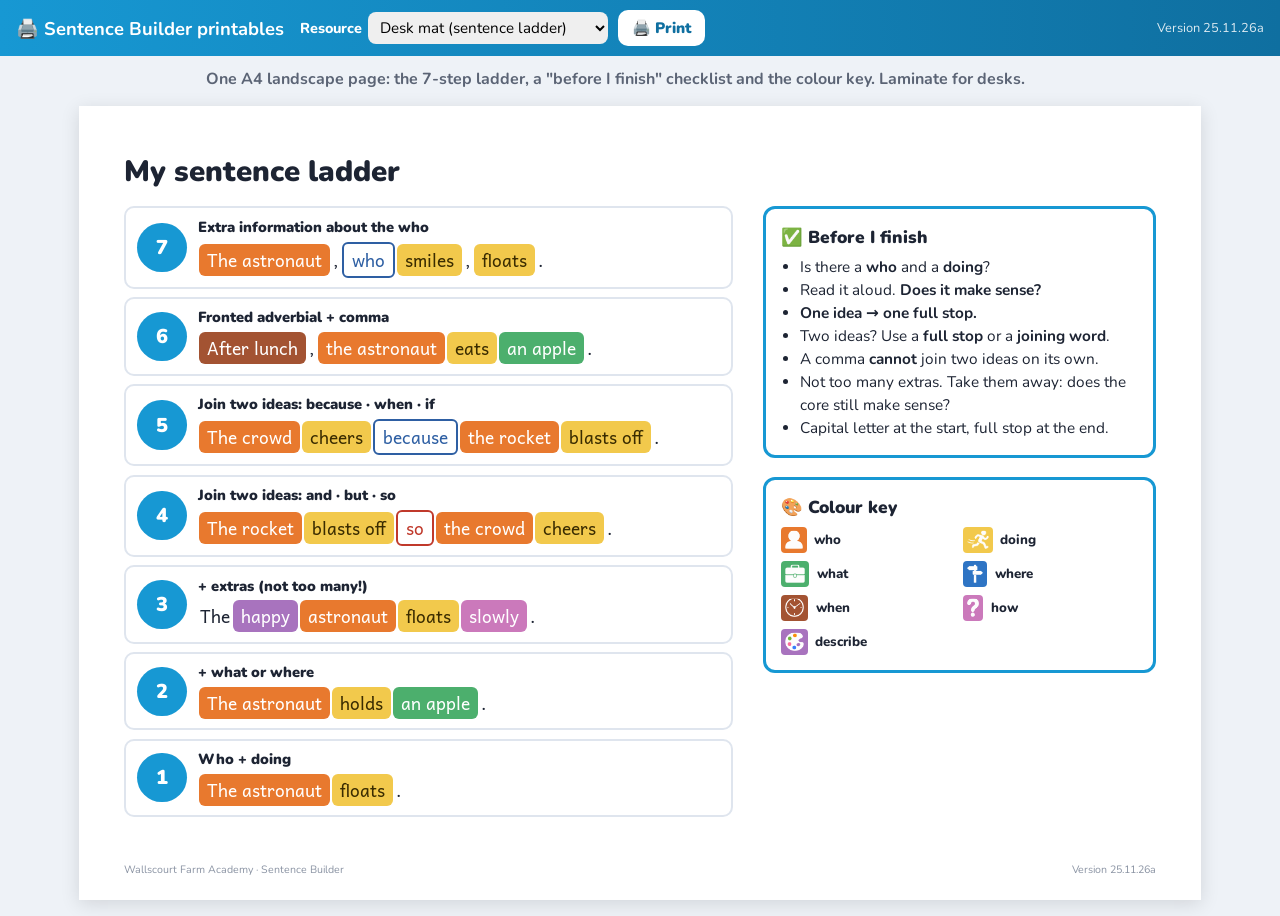
<file: sentence-builder/print.html>
<!DOCTYPE html>
<html lang="en-GB">
<head>
<meta charset="UTF-8">
<meta name="viewport" content="width=device-width, initial-scale=1.0">
<title>Sentence Builder printables — Wallscourt Farm Academy</title>
<link rel="preconnect" href="https://fonts.googleapis.com">
<link href="https://fonts.googleapis.com/css2?family=Andika:wght@400;700&family=Nunito:wght@700;800;900&display=swap" rel="stylesheet">
<style>
  :root{
    --brand:#1798d3; --ink:#1d2433; --muted:#5b6475; --line:#dfe5ee;
    --who:#e8792e; --doing:#f2c94c; --what:#4caf6d; --where:#2e74c4; --when:#a35332;
    --how:#cb79bb; --describe:#a873be;
  }
  *{box-sizing:border-box}
  [hidden]{display:none!important}
  html,body{margin:0}
  body{background:#eef2f7;color:var(--ink);font-family:'Nunito',system-ui,sans-serif;-webkit-print-color-adjust:exact;print-color-adjust:exact}
  button,select{font-family:inherit}
  .controls{position:sticky;top:0;z-index:5;background:linear-gradient(90deg,#1798d3,#0f6fa0);color:#fff;padding:10px 16px;display:flex;flex-wrap:wrap;gap:10px;align-items:center}
  .controls b{font-size:1.15rem;margin-right:6px}
  .controls label{font-weight:800;font-size:.9rem;display:flex;align-items:center;gap:6px}
  .controls select{font-size:.95rem;padding:5px 8px;border-radius:8px;border:0;max-width:240px}
  .controls button{border:0;border-radius:10px;padding:8px 14px;font-weight:900;font-size:.95rem;cursor:pointer;background:rgba(255,255,255,.2);color:#fff}
  .controls button.primary{background:#fff;color:#0f6fa0}
  .controls .ver{margin-left:auto;font-size:.8rem;opacity:.85}
  .hint{max-width:900px;margin:12px auto 0;color:var(--muted);font-weight:700;padding:0 16px}

  .sheet{background:#fff;margin:16px auto;box-shadow:0 4px 18px rgba(0,0,0,.12);padding:12mm;position:relative;overflow:hidden}
  .sheet.portrait{width:210mm;height:297mm}
  .sheet.landscape{width:297mm;height:210mm}
  .sheet h1{margin:0 0 4mm;font-size:22pt;font-weight:900}
  .sheet h2{margin:5mm 0 2mm;font-size:13pt;font-weight:900}
  .sheet .foot{position:absolute;bottom:6mm;left:12mm;right:12mm;font-size:8pt;color:#8a93a3;display:flex;justify-content:space-between}

  /* coloured blocks */
  .blk{display:inline-flex;align-items:center;gap:4px;border-radius:6px;padding:2px 8px;color:#fff;font-family:'Andika',sans-serif;font-size:13pt;margin:1px}
  .blk.doing{color:#3a2c00}
  .blk.lit{background:none;color:var(--ink);padding:2px 1px}
  .blk.join{background:#fff;color:#c0392b;border:2px solid #c0392b}
  .blk.sub{background:#fff;color:#2e5fa3;border:2px solid #2e5fa3}
  .who{background:var(--who)} .doing{background:var(--doing)} .what{background:var(--what)} .where{background:var(--where)}
  .when{background:var(--when)} .how{background:var(--how)} .describe{background:var(--describe)}

  /* desk mat */
  .mat{display:grid;grid-template-columns:1.55fr 1fr;gap:8mm}
  .ladder{display:flex;flex-direction:column-reverse;gap:2.2mm}
  .rung{border:2px solid var(--line);border-radius:10px;padding:2.2mm 3mm;display:flex;align-items:center;gap:3mm}
  .rung .n{flex:0 0 13mm;height:13mm;border-radius:50%;background:var(--brand);color:#fff;font-weight:900;font-size:15pt;display:flex;align-items:center;justify-content:center}
  .rung .t{font-weight:900;font-size:11pt}
  .rung .ex{margin-top:1mm}
  .box{border:3px solid var(--brand);border-radius:12px;padding:4mm;margin-bottom:5mm}
  .box h2{margin-top:0}
  .box ul{margin:0;padding-left:5mm;font-size:11.5pt;line-height:1.5}
  .key{display:grid;grid-template-columns:1fr 1fr;gap:2mm}
  .key div{display:flex;align-items:center;gap:2mm;font-size:10pt;font-weight:800}
  .key img{height:7mm;border-radius:4px;padding:1mm}

  /* word cards */
  .wc-top{display:flex;gap:6mm;align-items:flex-start;margin-bottom:3mm}
  .wc-top img{width:85mm;border-radius:8px}
  .wc-top p{font-size:11pt;color:var(--muted);font-weight:700}
  .cards{display:flex;flex-wrap:wrap;gap:2.5mm;margin-bottom:2mm}
  .cut{border:1.5px dashed #9aa3b2;border-radius:3mm;padding:1.2mm}
  .cut .blk{display:flex;flex-direction:column;align-items:center;justify-content:center;min-width:28mm;min-height:15mm;padding:1.5mm 3mm;font-size:15pt;margin:0;border-radius:2mm}
  .cut .blk small{font-family:'Nunito',sans-serif;font-size:7pt;font-weight:900;text-transform:uppercase;opacity:.85}
  .cut .blk.punct{background:#fff;color:var(--ink);border:2px solid var(--ink);font-size:20pt;font-weight:700;min-width:18mm}

  /* sentence strips */
  .strip{border:1.5px dashed #9aa3b2;border-radius:4mm;padding:3mm;margin-bottom:5mm;display:flex;flex-wrap:nowrap;gap:2mm;align-items:stretch}
  .slot{flex:1 1 0;border:3px solid;border-radius:3mm;min-height:24mm;display:flex;flex-direction:column;justify-content:flex-end;padding:1.5mm 2mm;position:relative}
  .slot .lab{font-size:8pt;font-weight:900;text-transform:uppercase}
  .slot img{position:absolute;top:1.5mm;left:2mm;height:7mm;border-radius:3px;padding:.8mm}
  .slot.opt{border-style:dotted}
  .slot.narrow{flex:0 0 14mm;align-items:center;justify-content:center;border-color:var(--ink);color:var(--ink);font-size:22pt;font-weight:900}
  .slot.join{flex:0 0 26mm;border-color:#c0392b;color:#c0392b}
  .slot.sub{flex:0 0 26mm;border-color:#2e5fa3;color:#2e5fa3}

  /* fix-it sheet */
  .fix-top{display:flex;gap:6mm;align-items:center}
  .fix-top img{width:60mm;border-radius:8px}
  .fix-item{margin:4mm 0 0;page-break-inside:avoid;break-inside:avoid}
  .fix-item .q{font-family:'Andika',sans-serif;font-size:14pt}
  .fix-item .kind{font-size:9pt;font-weight:900;color:var(--brand);text-transform:uppercase}
  .fix-item .lines{border-bottom:1.5px solid #b9c1ce;height:11mm}
  /* complete it */
  .gapcards{display:grid;grid-template-columns:1fr 1fr;gap:3mm}
  .gapcard{border:1.5px dashed #9aa3b2;border-radius:3mm;padding:3mm;break-inside:avoid}
  .gapcard .n{font-size:9pt;font-weight:900;color:var(--brand)}
  .gapcard .q{display:flex;flex-wrap:wrap;align-items:center;gap:1mm;margin:1.5mm 0 2mm;min-height:12mm}
  .gapbox{display:inline-flex;flex-direction:column;align-items:center;justify-content:center;min-width:26mm;min-height:11mm;border:2.5px dashed;border-radius:2mm;font-size:7pt;font-weight:900;text-transform:uppercase}
  .gapbox img{height:5mm;border-radius:2px;padding:.5mm;opacity:.8}
  .nb{display:inline-flex;align-items:center;white-space:nowrap}
  .gapcard .lines{border-bottom:1.5px solid #b9c1ce;height:9mm}
  .sortrow{display:flex;align-items:center;gap:4mm;border-bottom:1px solid var(--line);padding:2.6mm 0}
  .sortrow .q{flex:1;font-family:'Andika',sans-serif;font-size:14pt}
  .sortrow .tick{flex:0 0 24mm;height:9mm;border:2px solid #9aa3b2;border-radius:2mm}
  .sorthead{display:flex;gap:4mm;font-weight:900;font-size:10pt;color:var(--muted)}
  .sorthead span:first-child{flex:1}
  .sorthead span{flex:0 0 24mm;text-align:center}
  .answers li{font-family:'Andika',sans-serif;font-size:12pt;margin-bottom:2mm}

  @media print{
    body{background:#fff}
    .controls,.hint{display:none!important}
    .sheet{margin:0;box-shadow:none;page-break-after:always;break-after:page}
    .sheet:last-child{page-break-after:auto;break-after:auto}
  }
  @page{margin:0}
</style>
<style id="pageSize">@page{size:A4 portrait}</style>
</head>
<body>
<div class="controls">
  <b>🖨️ Sentence Builder printables</b>
  <label>Resource
    <select id="kind">
      <option value="mat">Desk mat (sentence ladder)</option>
      <option value="cards">Picture word cards</option>
      <option value="strips">Sentence strips</option>
      <option value="fix">Fix it sheet</option>
      <option value="complete">Complete it cards + Sentence or not?</option>
    </select>
  </label>
  <label id="picWrap">Picture <select id="pic"></select></label>
  <label id="stepWrap">Step
    <select id="step">
      <option value="1">Step 1: who + doing</option>
      <option value="2">Step 2: + what / where</option>
      <option value="3">Step 3: + extras</option>
      <option value="4">Step 4: joining two ideas</option>
      <option value="6">Step 6: fronted adverbial</option>
      <option value="7">Step 7: relative clause</option>
    </select>
  </label>
  <label id="fixWrap">Sentences
    <select id="fixType">
      <option value="mix">A mix</option>
      <option value="runon">Run-on sentences</option>
      <option value="comma">Comma splices</option>
      <option value="nocomma">Missing commas</option>
      <option value="and">And… and… and…</option>
      <option value="extras">Too many extras</option>
    </select>
  </label>
  <button id="again" title="Make new sentences">🔄 New sentences</button>
  <button class="primary" id="printBtn">🖨️ Print</button>
  <span class="ver">Version <span id="ver"></span></span>
</div>
<p class="hint" id="hint"></p>
<div id="out"></div>

<script src="content.js?v=25.11.26a"></script>
<script src="topics/stories-more.js?v=25.11.26a"></script>
<script src="topics/settings.js?v=25.11.26a"></script>
<script src="topics/characters.js?v=25.11.26a"></script>
<script src="topics/history-more.js?v=25.11.26a"></script>
<script src="topics/science.js?v=25.11.26a"></script>
<script src="topics/geography.js?v=25.11.26a"></script>
<script src="topics/scigeo-more.js?v=25.11.26a"></script>
<script src="topics/history-more2.js?v=25.11.26a"></script>
<script src="topics/everyday.js?v=25.11.26a"></script>
<script src="engine.js?v=25.11.26a"></script>
<script>
const VERSION = '25.11.26a';
const $ = q => document.querySelector(q);
const ICON = k => `icons/${k}.png`;
const LAB = {who:'who', doing:'doing', what:'what', where:'where', when:'when', how:'how', describe:'describe'};
const blk = (cat, t) => `<span class="blk ${cat}">${esc(t)}</span>`;
const foot = extra => `<div class="foot"><span>Wallscourt Farm Academy · Sentence Builder</span><span>${extra || ''} Version ${VERSION}</span></div>`;

// picture picker
const picSel = $('#pic');
TOPICS.forEach(t => {
  const g = document.createElement('optgroup'); g.label = `${t.label} (${t.years})`;
  t.pictures.forEach(p => { const o = document.createElement('option'); o.value = `${t.id}.${p.id}`; o.textContent = p.title; g.appendChild(o); });
  picSel.appendChild(g);
});
const getPic = () => { const [tid, pid] = picSel.value.split('.'); return TOPICS.find(t => t.id === tid).pictures.find(p => p.id === pid); };

/* ---------- desk mat ---------- */
function mat(){
  const rungs = [
    [1, 'Who + doing', [['who','The astronaut'],['doing','floats']]],
    [2, '+ what or where', [['who','The astronaut'],['doing','holds'],['what','an apple']]],
    [3, '+ extras (not too many!)', [['lit','The'],['describe','happy'],['who','astronaut'],['doing','floats'],['how','slowly']]],
    [4, 'Join two ideas: and · but · so', [['who','The rocket'],['doing','blasts off'],['join','so'],['who','the crowd'],['doing','cheers']]],
    [5, 'Join two ideas: because · when · if', [['who','The crowd'],['doing','cheers'],['sub','because'],['who','the rocket'],['doing','blasts off']]],
    [6, 'Fronted adverbial + comma', [['when','After lunch'],['lit',','],['who','the astronaut'],['doing','eats'],['what','an apple']]],
    [7, 'Extra information about the who', [['who','The astronaut'],['lit',','],['sub','who'],['doing','smiles'],['lit',','],['doing','floats']]]
  ];
  const r = rungs.map(([n, t, ex]) => `<div class="rung"><div class="n">${n}</div><div><div class="t">${esc(t)}</div><div class="ex">${ex.map(([c, w]) => blk(c, w)).join('')}<span class="blk lit">.</span></div></div></div>`).join('');
  const key = Object.keys(LAB).map(k => `<div><img src="${ICON(k)}" class="${k}" alt="">${LAB[k]}</div>`).join('');
  return `<div class="sheet landscape"><h1>My sentence ladder</h1>
    <div class="mat"><div class="ladder">${r}</div><div>
      <div class="box"><h2>✅ Before I finish</h2><ul>
        <li>Is there a <b>who</b> and a <b>doing</b>?</li>
        <li>Read it aloud. <b>Does it make sense?</b></li>
        <li><b>One idea → one full stop.</b></li>
        <li>Two ideas? Use a <b>full stop</b> or a <b>joining word</b>.</li>
        <li>A comma <b>cannot</b> join two ideas on its own.</li>
        <li>Not too many extras. Take them away: does the core still make sense?</li>
        <li>Capital letter at the start, full stop at the end.</li>
      </ul></div>
      <div class="box"><h2>🎨 Colour key</h2><div class="key">${key}</div></div>
    </div></div>${foot()}</div>`;
}

/* ---------- picture word cards ---------- */
function cards(){
  const p = getPic();
  const group = (cat, list) => list.length ? `<h2><img src="${ICON(cat)}" class="${cat}" style="height:6mm;border-radius:3px;padding:.6mm;vertical-align:middle"> ${LAB[cat]}</h2><div class="cards">${
    list.map(c => `<div class="cut"><span class="blk ${cat}">${esc(cat === 'who' ? np(c) : c.t)}<small>${LAB[cat]}</small></span></div>`).join('')}</div>` : '';
  const punct = ['.', ',', ',', '(', ')'].map(x => `<div class="cut"><span class="blk punct">${x}</span></div>`).join('')
    + ['and','but','so'].map(x => `<div class="cut"><span class="blk join">${x}<small>joining word</small></span></div>`).join('')
    + ['because','when','if','who','which'].map(x => `<div class="cut"><span class="blk sub">${x}<small>joining word</small></span></div>`).join('');
  return `<div class="sheet portrait">
    <div class="wc-top"><img src="${p.img}" alt=""><div><h1>${esc(p.title)}</h1><p>Cut out the cards. Build the core first: <b>who + doing</b>. Read it aloud. Does it make sense? Then add a what or a where, and only then an extra or two.</p></div></div>
    ${group('who', p.who)}${group('doing', p.doing)}${group('what', p.what)}${group('where', p.where)}${foot(p.title + ' · page 1 ·')}</div>
    <div class="sheet portrait"><h1>${esc(p.title)}: extras and joining words</h1>
    ${group('describe', p.describe)}${group('how', p.how)}${group('when', p.when)}
    <h2>Full stops, commas, brackets and joining words</h2><div class="cards">${punct}</div>${foot(p.title + ' · page 2 ·')}</div>`;
}

/* ---------- sentence strips ---------- */
function strips(){
  const n = +$('#step').value;
  const slot = (cat, opt) => `<div class="slot ${opt ? 'opt' : ''}" style="border-color:var(--${cat});color:var(--${cat})"><img src="${ICON(cat)}" class="${cat}" alt=""><span class="lab">${LAB[cat]}</span></div>`;
  const mark = t => `<div class="slot narrow">${t}</div>`;
  const join = (cls, t) => `<div class="slot ${cls}"><span class="lab">${t}</span></div>`;
  const core = ['who','doing'].map(c => slot(c)).join('') + (n > 1 ? slot('what', true) + slot('where', true) : '');
  const layouts = {
    1: slot('who') + slot('doing') + mark('.'),
    2: core + mark('.'),
    3: slot('describe', true) + slot('who') + slot('doing') + slot('what', true) + slot('how', true) + slot('where', true) + slot('when', true) + mark('.'),
    4: slot('who') + slot('doing') + slot('where', true) + join('join', 'and · but · so') + slot('who') + slot('doing') + slot('where', true) + mark('.'),
    6: slot('when') + mark(',') + slot('who') + slot('doing') + slot('what', true) + slot('where', true) + mark('.'),
    7: slot('who') + mark(',') + join('sub', 'who · which') + slot('doing') + slot('what', true) + mark(',') + slot('doing') + slot('where', true) + mark('.')
  };
  const names = {1:'Step 1: who + doing', 2:'Step 2: who + doing + what or where', 3:'Step 3: core + up to 2 extras (dotted = optional)', 4:'Step 4: two ideas joined', 6:'Step 6: fronted adverbial + comma (when, where or how)', 7:'Step 7: extra information about the who, inside two commas'};
  const rows = Array.from({length:4}, () => `<div class="strip">${layouts[n]}</div>`).join('');
  return `<div class="sheet landscape"><h1>Sentence strips · ${esc(names[n])}</h1>
    <p style="margin:0 0 4mm;color:var(--muted);font-weight:700">Cut out a strip. Put word cards (or write words) in the boxes. Solid boxes are needed; dotted boxes are optional.</p>
    ${rows}${foot()}</div>`;
}

/* ---------- fix it sheet ---------- */
let fixCache = null;
// lower-case a clause's first letter, unless it starts with a name ("King Henry")
const lowFor = (st, x) => st.who.det ? x.charAt(0).toLowerCase() + x.slice(1) : x;
function makeFixItems(p, type){
  const types = type === 'mix' ? ['runon','comma','nocomma','and','extras','runon','nocomma','comma'] : Array(8).fill(type);
  return types.map(ty => {
    if (ty === 'runon' || ty === 'comma'){
      const a = genClause(p), b = genClause(p, [a.who.id]);
      const A = textOf(parts(a)).text, B = textOf(parts(b)).text;
      return {ty, q: A + (ty === 'comma' ? ', ' : ' ') + lowFor(b, B) + '.', a: A + '. ' + B + '.'};
    }
    if (ty === 'nocomma'){
      const g = genFronted(p);
      const core = textOf(parts(g.clause)).text;
      const f = cap(g.front.card.t);
      return {ty, q: `${f} ${lowFor(g.clause, core)}.`, a: `${f}, ${lowFor(g.clause, core)}.`};
    }
    if (ty === 'and'){
      const cs = [], used = [], seen = new Set();
      for (let i = 0, tries = 0; i < 3 && tries < 300; tries++){
        const c = genClause(p, used.length < p.who.length ? used : null);
        const k = c.who.id + c.doing.id; if (seen.has(k)) continue; seen.add(k); cs.push(c); used.push(c.who.id); i++;
      }
      const t = cs.map(c => textOf(parts(c)).text);
      return {ty, q: t[0] + ' and ' + lowFor(cs[1], t[1]) + ' and ' + lowFor(cs[2], t[2]) + '.', a: t[0] + ' and ' + lowFor(cs[1], t[1]) + '. ' + t[2] + '.'};
    }
    const st = overloaded(p, 2);
    const core = textOf(parts(st, {core:true})).text;
    return {ty, q: textOf(parts(st)).text + '.', a: `Core: ${core}. Keep no more than two extras, never two how words together.`};
  });
}
const FIX_TIPS = {
  runon:'Two ideas, no full stop. Find where the second idea starts.',
  comma:'A comma cannot join two ideas. Fix it.',
  nocomma:'The fronted adverbial needs a comma after it.',
  and:'Too many ands! No more than two ideas in a sentence.',
  extras:'Too many extras. Cross some out so it makes sense.'
};
function fix(){
  const p = getPic(), type = $('#fixType').value;
  const key = p.id + type;
  if (!fixCache || fixCache.key !== key) fixCache = {key, items: makeFixItems(p, type)};
  const items = fixCache.items;
  const list = items.map((it, i) => `<div class="fix-item"><div class="kind">${i + 1}. ${esc(FIX_TIPS[it.ty])}</div><div class="q">${esc(it.q)}</div><div class="lines"></div></div>`).join('');
  const ans = items.map(it => `<li>${esc(it.a)}</li>`).join('');
  return `<div class="sheet portrait"><div class="fix-top"><img src="${p.img}" alt=""><div><h1>Fix it! ${esc(p.title)}</h1>
    <p style="font-weight:700;color:var(--muted)">Read each sentence aloud. Does it make sense? Fix it, then write the fixed sentence on the lines.</p></div></div>
    ${list}${foot()}</div>
    <div class="sheet portrait"><h1>Fix it! Answers (one good fix for each)</h1><p style="color:var(--muted);font-weight:700">Other fixes may also be right, e.g. <i>and</i>, <i>but</i> or <i>so</i> instead of a full stop.</p><ol class="answers">${ans}</ol>${foot('Teacher copy ·')}</div>`;
}

/* ---------- complete it ---------- */
let compCache = null;
const KCOL = {who:'who', doing:'doing', what:'what', where:'where', join:'sub'};
function compBlocks(f){
  // the fragment in colour, with a dashed box where the missing part goes
  const box = k => `<span class="gapbox" style="border-color:var(--${k});color:var(--${k})"><img src="${ICON(k)}" class="${k}" alt="">${k}?</span>`;
  const out = [];
  if (f.miss === 'idea') out.push(box('who'), box('doing'));
  if (f.miss === 'join') out.push(`<span class="gapbox" style="border-color:#8a93a3;color:#8a93a3">main idea?</span>`);
  const ps = f.miss === 'idea' || f.miss === 'join' ? fragParts(f) : parts(f.clause);
  let first = out.length === 0;
  ps.forEach(x => {
    if (x.kind === f.miss){ out.push(box(x.kind)); first = false; return; }
    const t = first ? cap(x.t) : x.t; first = false;
    out.push(x.kind === 'join' ? `<span class="blk sub">${esc(t)}</span>` : blk(x.kind, t));
  });
  // keep the full stop on the same line as the last part
  out[out.length - 1] = `<span class="nb">${out[out.length - 1]}<span class="blk lit">.</span></span>`;
  return out.join('');
}
function complete(){
  const p = getPic();
  if (!compCache || compCache.key !== p.id){
    const gaps = Array.from({length:8}, (_, i) => genFragment(p, [['who','doing','what','who','doing','who','doing','what'][i]]) || genFragment(p));
    const sorts = shuffle([
      ...Array.from({length:5}, () => ({clause:genClause(p)})),
      ...['who','doing','what','idea','join'].map(k => ({f:genFragment(p, [k]) || genFragment(p, ['who','doing','idea'])}))
    ]).filter(x => x.clause || x.f);
    compCache = {key:p.id, gaps, sorts};
  }
  const {gaps, sorts} = compCache;
  const txt = tk => textOf([...tk, {t:'.'}]).text;
  const cardsHtml = gaps.map((f, i) => `<div class="gapcard"><div class="n">${i + 1}. Something is missing. Fill the gap.</div><div class="q">${compBlocks(f)}</div><div class="lines"></div></div>`).join('');
  const sortHtml = sorts.map((x, i) => `<div class="sortrow"><span class="q">${i + 1}. ${esc(txt(x.f ? fragParts(x.f) : parts(x.clause)))}</span><span class="tick"></span><span class="tick"></span></div>`).join('');
  const gapAns = gaps.map(f => `<li>${esc(txt(fragFixed(f)))} <small style="color:var(--muted)">(missing: ${f.miss})</small></li>`).join('');
  const sortAns = sorts.map(x => `<li>${x.f ? '🧩 Not complete. ' + esc(FRAG_WHY[x.f.miss]) + (x.f.miss === 'join' ? ' Add one in front: ' : ' e.g. ') + esc(txt(fragFixed(x.f))) : '✅ Complete.'}</li>`).join('');
  return `<div class="sheet portrait"><div class="fix-top"><img src="${p.img}" alt=""><div><h1>Complete it! ${esc(p.title)}</h1>
    <p style="font-weight:700;color:var(--muted)">Each sentence is missing a part. Look at the colour of the dashed box. Choose a word for it, then write the whole sentence on the line. Read it aloud: does it make sense?</p></div></div>
    <div class="gapcards" style="margin-top:4mm">${cardsHtml}</div>${foot(p.title + ' ·')}</div>
    <div class="sheet portrait"><h1>Sentence or not? ${esc(p.title)}</h1>
    <p style="font-weight:700;color:var(--muted);margin:0 0 3mm">Read each one aloud. A complete sentence has a <b>who</b> and a <b>doing</b> word, and makes sense on its own. Tick a box.</p>
    <div class="sorthead"><span></span><span>✅ Complete</span><span>🧩 Not yet</span></div>${sortHtml}${foot(p.title + ' ·')}</div>
    <div class="sheet portrait"><h1>Complete it! Answers</h1><p style="color:var(--muted);font-weight:700">Fill the gap: one good answer each. Other words that make sense are right too.</p><ol class="answers">${gapAns}</ol>
    <h2>Sentence or not?</h2><ol class="answers">${sortAns}</ol>${foot('Teacher copy ·')}</div>`;
}

/* ---------- render ---------- */
function render(){
  const k = $('#kind').value;
  $('#picWrap').hidden = !(k === 'cards' || k === 'fix' || k === 'complete');
  $('#stepWrap').hidden = k !== 'strips';
  $('#fixWrap').hidden = k !== 'fix';
  $('#again').hidden = k !== 'fix' && k !== 'complete';
  const landscape = k === 'mat' || k === 'strips';
  $('#pageSize').textContent = `@page{size:A4 ${landscape ? 'landscape' : 'portrait'};margin:0}`;
  $('#hint').textContent = {
    mat:'One A4 landscape page: the 7-step ladder, a "before I finish" checklist and the colour key. Laminate for desks.',
    cards:'Two A4 pages: the picture with its who / doing / what / where cards, then extras, punctuation and joining-word cards to cut out.',
    strips:'One A4 landscape page of 4 strips for the chosen step. Use with the word cards or for writing.',
    complete:'Three A4 pages: 8 fill-the-gap cards (dashed box = the missing colour), a Sentence or not? sorting sheet, then teacher answers. "New sentences" makes a fresh set.',
    fix:'Two A4 pages: 8 sentences made from the picture\'s word cards to fix, then a teacher answer page. "New sentences" makes a fresh set.'
  }[k];
  $('#out').innerHTML = k === 'mat' ? mat() : k === 'cards' ? cards() : k === 'strips' ? strips() : k === 'complete' ? complete() : fix();
}
$('#ver').textContent = VERSION;
// ?kind=cards&pic=space.station&step=2&fix=runon opens a resource directly
(function(){
  const q = new URLSearchParams(location.search);
  if (q.get('kind')) $('#kind').value = q.get('kind');
  if (q.get('pic')) picSel.value = q.get('pic');
  if (q.get('step')) $('#step').value = q.get('step');
  if (q.get('fix')) $('#fixType').value = q.get('fix');
})();
['kind','pic','step','fixType'].forEach(id => $('#' + id).onchange = render);
$('#again').onclick = () => { fixCache = null; compCache = null; render(); };
$('#printBtn').onclick = () => window.print();
render();
</script>
</body>
</html>
</file>
<file: sentence-builder/app.css>
:root{
  --brand:#1798d3; --ink:#1d2433; --muted:#5b6475; --bg:#f4f7fb; --card:#fff; --line:#dfe5ee;
  --who:#e8792e; --doing:#f2c94c; --what:#4caf6d; --where:#2e74c4; --when:#a35332;
  --how:#cb79bb; --describe:#a873be;
  --good:#2e9d5b; --think:#e0a100;
}
*{box-sizing:border-box}
html,body{margin:0}
body{background:var(--bg);color:var(--ink);font-family:'Nunito',system-ui,sans-serif;min-height:100vh;display:flex;flex-direction:column;-webkit-tap-highlight-color:transparent}
button{font-family:inherit;cursor:pointer}
[hidden]{display:none!important}

/* header */
#top{display:flex;align-items:center;flex-wrap:wrap;gap:6px 14px;padding:8px 16px 0;background:linear-gradient(90deg,#1798d3,#0f6fa0);color:#fff;position:sticky;top:0;z-index:20}
.brand{display:flex;align-items:center;gap:10px;color:#fff;text-decoration:none}
.brand img{height:40px;width:auto;background:#fff;border-radius:8px;padding:3px}
.brand b{display:block;font-size:1.25rem;font-weight:900;line-height:1.1}
.brand small{display:block;font-size:.78rem;opacity:.85}
#stepTag{background:rgba(255,255,255,.18);border-radius:999px;padding:6px 14px;font-weight:800;white-space:nowrap}
.tools{margin-left:auto;display:flex;gap:8px}
.tool{background:rgba(255,255,255,.15);border:0;color:#fff;border-radius:10px;padding:6px 12px;font-size:1.05rem;font-weight:800;display:flex;align-items:center;gap:6px}
.tool span{font-size:.85rem}
.tool:hover{background:rgba(255,255,255,.28)}

/* home */
#home{max-width:1100px;margin:0 auto;padding:18px 16px 30px;width:100%}
.intro h1{margin:6px 0 2px;font-size:2rem;font-weight:900}
.intro p{margin:0 0 6px;color:var(--muted);font-size:1.1rem}
#home h2{font-size:1.2rem;margin:22px 0 10px}
.step-cards{display:grid;grid-template-columns:repeat(auto-fit,minmax(240px,1fr));gap:12px}
.step-card{background:var(--card);border:3px solid var(--line);border-radius:16px;padding:14px;text-align:left;color:var(--ink)}
.step-card.on{border-color:var(--brand);box-shadow:0 0 0 4px rgba(23,152,211,.18)}
.step-card h3{margin:0 0 2px;font-size:1.25rem;font-weight:900}
.step-card p{margin:0 0 10px;color:var(--muted);font-weight:700}
.mini{display:flex;flex-wrap:wrap;gap:4px;align-items:center}
.mini span{border-radius:6px;padding:3px 7px;font-family:'Andika',sans-serif;font-size:.95rem;color:#fff}
.mini span.dark{color:#3a2c00}
.mini span.dot{background:none;color:var(--ink);font-weight:900;padding:0}
.topic-tabs{display:flex;gap:8px;margin-bottom:10px;flex-wrap:wrap}
.topic-tabs button{border:2px solid var(--line);background:#fff;border-radius:999px;padding:6px 14px;font-weight:800}
.topic-tabs button.on{background:var(--brand);border-color:var(--brand);color:#fff}
.pic-grid{display:grid;grid-template-columns:repeat(auto-fill,minmax(220px,1fr));gap:12px}
.pic-card{border:0;padding:0;background:#fff;border-radius:14px;overflow:hidden;box-shadow:0 2px 8px rgba(0,0,0,.08);text-align:left}
.pic-card img{width:100%;aspect-ratio:3/2;object-fit:cover;display:block}
.pic-card div{padding:8px 12px;font-weight:800;font-size:1.05rem}
.pic-card:hover{transform:translateY(-2px);box-shadow:0 6px 16px rgba(0,0,0,.12)}

/* build */
#build{flex:1;display:grid;grid-template-columns:minmax(280px,40%) 1fr;gap:16px;padding:14px 16px;max-width:1500px;margin:0 auto;width:100%;align-items:start}
.pic-panel{position:sticky;top:74px;background:#fff;border-radius:16px;padding:8px;box-shadow:0 2px 8px rgba(0,0,0,.08)}
.pic-panel img{width:100%;border-radius:10px;display:block}
#picTitle{font-weight:800;padding:6px 4px 2px;color:var(--muted)}
.work{min-width:0;display:flex;flex-direction:column;gap:12px}

.line-wrap{background:#fff;border-radius:16px;padding:14px;box-shadow:0 2px 8px rgba(0,0,0,.08)}
.line{display:flex;flex-wrap:wrap;align-items:stretch;gap:8px;min-height:96px}
.line.covered .chip,.line.covered .lit,.line.covered .stop{filter:blur(14px);opacity:.5}
.chip{border:0;border-radius:12px;padding:6px 12px 6px;display:flex;flex-direction:column;align-items:center;justify-content:center;min-width:84px;color:#fff;transition:all .25s ease;position:relative;max-width:100%}
.chip img{height:28px;width:auto;margin-bottom:2px}
.chip .w{font-family:'Andika',sans-serif;font-size:1.65rem;line-height:1.15;font-weight:400}
.chip .lab{font-size:.72rem;font-weight:900;text-transform:uppercase;letter-spacing:.04em;opacity:.85}
.chip.c-doing{color:#3a2c00}
.chip.empty{background:#fff!important;border:3px dashed currentColor;color:var(--slot)!important;opacity:.85}
.chip.empty .w{font-size:1.2rem;font-weight:700}
.chip.optional{border-style:dotted;opacity:.6}
.chip.active{box-shadow:0 0 0 4px rgba(23,152,211,.35);opacity:1}
.chip.speaking{transform:translateY(-4px) scale(1.04);box-shadow:0 8px 18px rgba(0,0,0,.2)}
.chip.problem{animation:wiggle .5s ease 2;box-shadow:0 0 0 5px rgba(224,161,0,.75)}
.chip.locked::after{content:'🔒';position:absolute;top:-8px;right:-6px;font-size:.9rem}
.chip.extra.hiddenx{min-width:0;width:14px;padding:0;overflow:hidden;opacity:.25}
.chip.extra.hiddenx *{display:none}
.lit{display:flex;align-items:flex-end;padding:0 2px 14px;font-family:'Andika',sans-serif;font-size:1.65rem}
.stop{display:flex;align-items:flex-end;padding-bottom:10px;font-family:'Andika',sans-serif;font-size:2.4rem;font-weight:700;line-height:1}
.stop.empty{color:#c3cad6}
@keyframes wiggle{0%,100%{transform:rotate(0)}25%{transform:rotate(-3deg)}75%{transform:rotate(3deg)}}

.line-tools{display:flex;flex-wrap:wrap;gap:8px;margin-top:12px}
.btn{border:0;border-radius:12px;padding:12px 18px;font-size:1.1rem;font-weight:900;background:#e9eef5;color:var(--ink);display:inline-flex;align-items:center;gap:8px}
.btn:disabled{opacity:.4;cursor:default}
.btn.primary{background:var(--brand);color:#fff}
.btn.good{background:var(--good);color:#fff}
.btn.think{background:var(--think);color:#2b2000}
.btn.pulse{animation:pulse 1.4s ease infinite}
@keyframes pulse{0%,100%{box-shadow:0 0 0 0 rgba(23,152,211,.5)}50%{box-shadow:0 0 0 10px rgba(23,152,211,0)}}

.coach{background:#fffbea;border:2px solid #f1df9a;border-radius:14px;padding:12px 14px;font-size:1.15rem;font-weight:700;display:flex;gap:10px;align-items:flex-start}
.coach.good{background:#eaf8ef;border-color:#a8dcb9}
.coach.think{background:#fff4dd;border-color:#f0c66b}
.coach .ic{font-size:1.6rem;line-height:1}
.coach q{font-family:'Andika',sans-serif;font-weight:400;quotes:'“' '”'}

.bank{background:#fff;border-radius:16px;padding:14px;box-shadow:0 2px 8px rgba(0,0,0,.08)}
.bank:empty{display:none}
.bank-group+.bank-group{margin-top:14px}
.bank-q{display:flex;align-items:center;gap:8px;font-weight:900;font-size:1.2rem;margin-bottom:8px}
.bank-q img{height:30px}
.bank-q .count{margin-left:auto;font-size:.95rem;background:#eef2f7;border-radius:999px;padding:3px 10px}
.cards{display:flex;flex-wrap:wrap;gap:8px}
.card{border:0;border-radius:12px;padding:10px 16px;font-family:'Andika',sans-serif;font-size:1.45rem;color:#fff;min-height:56px;box-shadow:0 3px 0 rgba(0,0,0,.15)}
.card.c-doing{color:#3a2c00}
.card:active{transform:translateY(2px);box-shadow:none}
.card.chosen{outline:4px solid var(--ink);outline-offset:2px}
.card:disabled{opacity:.35;cursor:default}
.c-who{background:var(--who)} .c-doing{background:var(--doing)} .c-what{background:var(--what)}
.c-where{background:var(--where)} .c-when{background:var(--when)} .c-how{background:var(--how)}
.c-describe{background:var(--describe)}
.stop-card{background:#fff;color:var(--ink);border:3px solid var(--ink);font-size:1.3rem;font-family:'Nunito',sans-serif;font-weight:900}

.stars{display:flex;gap:4px;font-size:1.5rem;margin-top:6px}
.final{font-family:'Andika',sans-serif;font-size:1.9rem;padding:6px 2px;line-height:1.3}

#foot{text-align:center;color:var(--muted);font-size:.82rem;padding:10px 16px 14px}

.modal{position:fixed;inset:0;background:rgba(10,20,40,.45);display:flex;align-items:center;justify-content:center;z-index:50;padding:16px}
.modal-box{background:#fff;border-radius:18px;max-width:620px;width:100%;max-height:90vh;overflow:auto;padding:20px 22px}
.modal-box h2{margin:0 0 12px}
.modal-box h3{margin:16px 0 6px;font-size:1.05rem}
.modal-box p,.modal-box li{color:#333;line-height:1.45}
.seg{display:inline-flex;border:2px solid var(--line);border-radius:12px;overflow:hidden}
.seg button{border:0;background:#fff;padding:8px 14px;font-weight:800}
.seg button.on{background:var(--brand);color:#fff}
.row{display:flex;align-items:center;gap:10px;flex-wrap:wrap;margin:8px 0}
.row label{font-weight:800;min-width:150px}
code{background:#eef2f7;border-radius:6px;padding:1px 6px}

@media (max-width:860px){
  #build{grid-template-columns:1fr}
  .pic-panel{position:static}
  .pic-panel img{max-height:34vh;object-fit:contain}
  .chip .w,.lit{font-size:1.35rem}
  .card{font-size:1.25rem;padding:8px 12px}
  .brand small{display:none}
  .tool span{display:none}
}
@media (max-width:600px){
  #top{gap:8px;padding:8px 10px}
  #stepTag .sub{display:none}
  .brand b{font-size:1.05rem}
  .brand img{height:32px}
  .tool{padding:6px 9px}
}
.chip.empty img,.chip.empty .lab{display:none}
.chip.empty{min-height:78px}

/* joining words (Steps 4-5, Fix it) */
.join-chip{background:#fff;border:3px solid #cfd6e2;color:#c0392b}
.join-chip.j-subord{color:#2e5fa3}
.join-chip.j-stop,.join-chip.j-comma{color:#222}
.join-chip .w{font-weight:700}
.join-chip .lab{color:#5b6475}
.join-chip.empty{border-style:dashed;background:#fff!important;min-height:78px}
.join-chip.empty img{display:none}
.join-chip.tappable{box-shadow:0 0 0 3px rgba(23,152,211,.3)}
.join-card{background:#fff;color:#c0392b;border:3px solid currentColor;display:flex;flex-direction:column;align-items:flex-start;gap:2px;box-shadow:none}
.join-card.j-subord{color:#2e5fa3}
.join-card.j-stop{color:#222}
.join-card .jw{font-weight:700}
.join-card small{font-family:'Nunito',sans-serif;font-size:.8rem;color:#5b6475;font-weight:700}
.lit.faint{color:#c3cad6}
.mini span.c-lit{background:none;color:var(--ink);padding:3px 0}
.mini span.c-coord{background:#fff;color:#c0392b;border:1px solid #c0392b}
.mini span.c-subord{background:#fff;color:#2e5fa3;border:1px solid #2e5fa3}
.fix-card h3{font-size:1.15rem}

/* fix it */
.word{border:2px solid var(--line);background:#f7f9fc;border-radius:10px;padding:8px 12px;font-family:'Andika',sans-serif;font-size:1.6rem;color:var(--ink);align-self:center}
.word:hover{border-color:var(--brand)}
.word.speaking{background:#e3f3fb;border-color:var(--brand)}
.word.hint{border-color:var(--think);box-shadow:0 0 0 4px rgba(224,161,0,.35)}
.comma-mark{padding-bottom:18px;margin-left:-6px}
.chip.removable::before{content:'✖';position:absolute;top:-9px;left:-7px;background:#fff;color:#c0392b;border:2px solid #c0392b;border-radius:50%;font-size:.7rem;width:20px;height:20px;line-height:16px;text-align:center}
@media (max-width:860px){ .word{font-size:1.3rem;padding:6px 9px} }

/* Steps 6-7: commas and brackets in the line */
.mark{padding:0 2px 10px;min-width:12px;text-align:center;transition:all .25s ease}
.mark.empty{color:#c3cad6;border-bottom:3px dashed #c3cad6;padding-bottom:6px;align-self:flex-end;margin-bottom:8px}
.mark.empty.active{color:var(--brand);border-color:var(--brand)}
.mark.extra.hiddenx{width:0;min-width:0;padding:0;overflow:hidden;opacity:0}
.mark.added{color:var(--good)}
.note{margin:-4px 0 10px;color:var(--muted);font-weight:700}
.step-cards{grid-template-columns:repeat(auto-fit,minmax(230px,1fr))}

/* Move it */
.move-opt{display:block;width:100%;text-align:left;border:2px solid var(--line);background:#fff;border-radius:12px;padding:10px 12px;margin-bottom:8px;position:relative}
.move-opt:hover{border-color:var(--brand)}
.move-opt.sel.good{border-color:var(--good);background:#f2fbf5}
.move-opt.sel.bad{border-color:var(--think);background:#fff8e6}
.move-mini{font-size:1.15rem;gap:2px}
.move-mini span{font-size:1.15rem}
.move-mini span.mv{outline:3px solid var(--ink);outline-offset:1px}
.move-mini .sp-mark{background:none;color:var(--ink);padding:3px 0;font-weight:900}
.move-mini .sp-mark.mv{outline:none;color:#c0392b}
.move-mini .sp-join{background:#fff;color:#2e5fa3;border:1px solid #2e5fa3}
.tag-now{position:absolute;top:-9px;right:10px;background:var(--brand);color:#fff;font-size:.72rem;font-weight:900;border-radius:999px;padding:1px 8px}
.verdict{margin-top:8px;font-weight:700;font-size:1rem}
.move-mini .sp-mark{font-size:1.7rem!important;line-height:1;padding:0 1px!important}

/* Free build */
.tool-card{background:#fff;color:var(--ink);border:2px solid var(--line);display:flex;align-items:center;gap:8px;font-family:'Nunito',sans-serif;font-size:1.05rem;font-weight:800;box-shadow:0 2px 0 rgba(0,0,0,.08)}
.tool-card img{height:30px;border-radius:6px;background:#1d2433;padding:2px}
.tool-card:hover:not(:disabled){border-color:var(--brand)}
.bank-q .count{margin-left:auto}

/* Check my writing */
.write-card{width:100%;display:flex;align-items:center;gap:14px;text-align:left;border:3px solid var(--brand);background:#eaf6fc;border-radius:16px;padding:14px 18px;color:var(--ink);margin-top:14px}
.write-card .big{font-size:2.2rem}
.write-card b{display:block;font-size:1.3rem;font-weight:900}
.write-card small{display:block;font-size:.98rem;color:var(--muted);font-weight:700}
#build.nopic{grid-template-columns:1fr;max-width:1000px}
.wr-text{width:100%;font-family:'Andika',sans-serif;font-size:1.6rem;line-height:1.4;border:2px solid var(--line);border-radius:12px;padding:12px 14px;resize:vertical;color:var(--ink)}
.wr-text:focus{outline:none;border-color:var(--brand)}
.wr-card .bank-q .btn{margin-left:auto}
.btn.small{padding:6px 10px;font-size:1rem}
.wr-strip{display:flex;flex-wrap:wrap;align-items:center;gap:4px 0;font-family:'Andika',sans-serif;font-size:1.5rem;line-height:1.7;margin-bottom:8px}
.wr-w{padding:1px 5px;border-radius:4px;margin-right:2px}
.idea-0{background:#fdebd9} .idea-1{background:#dbecfb} .idea-2{background:#e2f5e4} .idea-3{background:#f6e3f2}
.idea-rel{background:#efe7f8;border-bottom:3px dashed #a873be}
.wr-w.w-who{color:#b5520f;font-weight:700;border-bottom:3px solid var(--who)}
.wr-w.w-doing{background:var(--doing);color:#3a2c00;font-weight:700}
.wr-w.w-doing.rel{background:#fbe9a6}
.wr-w.w-join{color:#c0392b;font-weight:700}
.wr-w.wr-bad{background:#ffd5cc;color:#b00;font-weight:900}
.wr-w.speaking{outline:3px solid var(--brand)}
button.wr-and{border:2px solid #c0392b;color:#c0392b;font-family:'Andika',sans-serif;font-size:1.4rem;background:#fff;cursor:pointer}
.wr-gap{border:2px dashed #c0392b;background:#fff3f0;color:#c0392b;border-radius:8px;padding:0 6px;margin:0 4px;font-weight:900;font-size:1.1rem;line-height:1.4}
.wr-gap small{font-size:.75rem}
.wr-problem{display:flex;gap:10px;align-items:flex-start;background:#fff8e6;border:2px solid #f0c66b;border-radius:12px;padding:10px 12px;margin-top:8px;font-weight:700;font-size:1.05rem}
.wr-problem .ic{font-size:1.4rem}
.wr-problem .btn{display:inline-flex;margin-top:8px;font-size:.95rem;padding:8px 12px}
.wr-problem q{font-family:'Andika',sans-serif;font-weight:400}
.wr-ok{background:#eaf8ef;border:2px solid #a8dcb9;border-radius:12px;padding:10px 12px;font-weight:700}
.mini-grid{grid-template-columns:repeat(auto-fill,minmax(150px,1fr));max-height:420px;overflow:auto}
.mini-grid .pic-card div{font-size:.9rem;padding:6px 8px}
.wr-missing{border:3px dashed var(--doing);color:#8a6d00;border-radius:6px;padding:0 8px;margin:0 4px;font-family:'Nunito',sans-serif;font-weight:900;font-size:1rem;line-height:1.6;background:#fffbea}

/* main navigation (every screen) */
#mainNav{order:3;flex:1 0 100%;display:flex;gap:4px;flex-wrap:nowrap;overflow-x:auto;scrollbar-width:none;padding:2px 0 0}
#mainNav::-webkit-scrollbar{display:none}
#mainNav button{border:0;background:transparent;color:#fff;font-weight:800;font-size:1rem;padding:8px 14px;border-radius:10px 10px 0 0;display:flex;align-items:center;gap:6px;white-space:nowrap;opacity:.88}
#mainNav button:hover{background:rgba(255,255,255,.15);opacity:1}
#mainNav button.on{background:#fff;color:#0f6fa0;opacity:1}
.tools a.tool{text-decoration:none}
/* where-am-I bar */
#crumbs{display:flex;align-items:center;gap:10px;flex-wrap:wrap;padding:8px 16px;background:#fff;border-bottom:1px solid var(--line);position:sticky;top:var(--hdr,96px);z-index:15}
.crumb-path{display:flex;align-items:center;gap:8px;font-weight:800;color:var(--muted);flex-wrap:wrap}
.crumb-path a{color:var(--brand);text-decoration:none}
.crumb-path a:hover{text-decoration:underline}
.crumb-path b{color:var(--ink)}
.crumb-actions{margin-left:auto;display:flex;gap:6px;flex-wrap:wrap}
.crumb-btn{border:2px solid var(--line);background:#fff;border-radius:999px;padding:6px 12px;font-weight:800;font-size:.92rem;color:var(--ink)}
.crumb-btn:hover{border-color:var(--brand)}
.pic-panel{top:150px}
/* home: the four things you can do */
.home-modes{display:grid;grid-template-columns:repeat(auto-fit,minmax(220px,1fr));gap:12px;margin-top:14px}
.home-modes button{display:flex;flex-direction:column;align-items:flex-start;gap:4px;text-align:left;border:3px solid var(--line);background:#fff;border-radius:16px;padding:14px 16px;color:var(--ink)}
.home-modes button:hover{border-color:var(--brand)}
.home-modes .big{font-size:2rem}
.home-modes b{font-size:1.2rem;font-weight:900}
.home-modes small{color:var(--muted);font-weight:700;font-size:.92rem}
#stepsSec,#picsSec,#fixSec{scroll-margin-top:70px}
@media (max-width:640px){ #mainNav button{font-size:.88rem;padding:7px 9px} }
@media (max-width:600px){ .crumb-actions{margin-left:0} }
.crumb-path .sub{display:none}
.wr-problem.punct{background:#eef6fd;border-color:#9ccbee}

/* being / having words: the yellow diamond from the colour-coded framework */
.chip.c-aux{background:var(--doing);color:#3a2c00}
.chip.c-aux .w{background:#fff;clip-path:polygon(50% 0,100% 50%,50% 100%,0 50%);padding:8px 26px;font-size:1.35rem}
.chip.c-aux img{display:none}
.aux-card{background:var(--doing);color:#3a2c00;display:flex;flex-direction:column;align-items:center;gap:2px}
.aux-card .dia{background:#fff;clip-path:polygon(50% 0,100% 50%,50% 100%,0 50%);padding:6px 22px;font-size:1.25rem}
.aux-card small{font-family:'Nunito',sans-serif;font-size:.85rem;font-weight:800}
.mini span.c-aux{background:var(--doing);color:#3a2c00}

/* keep the sentence in view while choosing cards further down (tablets / boards) */
@media (min-width:861px) and (min-height:560px){
  .line-wrap{position:sticky;top:calc(var(--hdr,96px) + var(--crumbs,48px) + 6px);z-index:10;box-shadow:0 6px 16px rgba(0,0,0,.10)}
}
.aux-card.chosen{outline:4px solid var(--ink);outline-offset:2px}
.aux-card.dim{opacity:.55}
#mainNav a.nav-link{color:#fff;font-weight:800;font-size:1rem;padding:8px 14px;border-radius:10px 10px 0 0;display:flex;align-items:center;gap:6px;white-space:nowrap;opacity:.88;text-decoration:none}
#mainNav a.nav-link:hover{background:rgba(255,255,255,.15);opacity:1}
.home-modes a.home-teach{display:flex;flex-direction:column;align-items:flex-start;gap:4px;text-align:left;border:3px solid var(--line);background:#fff;border-radius:16px;padding:14px 16px;color:var(--ink);text-decoration:none}
.home-modes a.home-teach:hover{border-color:var(--brand)}
.home-modes a.home-teach b{font-size:1.2rem;font-weight:900}
.home-modes a.home-teach small{color:var(--muted);font-weight:700;font-size:.92rem}

/* target structure from the Teach tab */
.target{background:#fff;border:3px solid #f2c94c;border-radius:16px;padding:10px 14px;box-shadow:0 2px 8px rgba(0,0,0,.06)}
#homeTarget{margin:0 0 12px}
.tg-head{display:flex;align-items:center;gap:8px;flex-wrap:wrap;font-weight:800}
.tg-head small{color:var(--muted);font-weight:700}
.tg-close{margin-left:auto;border:0;background:#eef2f7;border-radius:999px;width:30px;height:30px;font-weight:900}
.tg-row{display:flex;flex-wrap:wrap;gap:6px;align-items:center;margin:8px 0 4px}
.tg-chip{border-radius:8px;padding:5px 10px;color:#fff;font-weight:800;font-size:.95rem;opacity:.45;border:3px solid transparent}
.tg-chip.c-doing,.tg-chip.c-aux{color:#3a2c00}
.tg-chip.c-aux{background:var(--doing)}
.tg-chip.c-coord{background:#fff;color:#c0392b;border-color:#c0392b}
.tg-chip.c-subord{background:#fff;color:#2e5fa3;border-color:#2e5fa3}
.tg-chip.c-rel{background:#fff;color:#5b6475;border-color:#7a7a8c}
.tg-chip.ok{opacity:1;box-shadow:0 0 0 2px #fff,0 0 0 4px var(--good)}
.tg-lit{font-family:'Andika',sans-serif;font-size:1.1rem;opacity:.5}
.tg-lit.ok{opacity:1;color:var(--good);font-weight:700}
.tg-mark{font-weight:900;font-size:1.4rem;opacity:.5}
.tg-mark.ok{opacity:1;color:var(--good)}
.tg-eg{color:var(--muted);font-weight:700;font-size:.92rem}
.tg-eg q{font-family:'Andika',sans-serif;font-weight:400}
.tg-done{margin-top:6px;font-weight:900;color:var(--good)}
/* Check my writing: colour-coded chips (from the Teach tab's colour-coder) */
.wr-chip{display:inline-flex;align-items:baseline;gap:0;border-radius:8px;padding:2px 4px 14px;margin:2px 3px;position:relative;color:#fff}
.wr-chip::after{content:attr(data-lab);position:absolute;left:0;right:0;bottom:1px;text-align:center;font-family:'Nunito',sans-serif;font-size:.6rem;font-weight:900;text-transform:uppercase;letter-spacing:.03em;opacity:.85}
.wr-chip .wr-w{background:none!important;color:inherit;margin-right:0}
.wr-chip.c-who{background:var(--who)} .wr-chip.c-doing{background:var(--doing);color:#3a2c00} .wr-chip.c-aux{background:#f7dd86;color:#3a2c00}
.wr-chip.c-what{background:var(--what)} .wr-chip.c-where{background:var(--where)} .wr-chip.c-when{background:var(--when)}
.wr-chip.c-how{background:var(--how)} .wr-chip.c-describe{background:var(--describe)}
.wr-chip.c-coord{background:#fff;color:#c0392b;border:2px solid #c0392b} .wr-chip.c-subord{background:#fff;color:#2e5fa3;border:2px solid #2e5fa3}
.wr-chip.c-rel{background:#fff;color:#4a4a5a;border:2px dashed #7a7a8c}

/* Complete it (complete.js) */
.chip.empty.gap img,.chip.empty.gap .lab{display:block}
.chip.empty.gap img{opacity:.55;margin:0 auto 2px}
.chip.empty.gap{min-width:110px}
.chip.empty.gap-main{--slot:var(--muted);color:var(--muted)!important;min-width:150px}
.card.pick-col{display:inline-flex;align-items:center;gap:8px;font-family:'Nunito',sans-serif;font-weight:900;font-size:1.35rem;min-width:130px;justify-content:center}
.card.pick-col img{height:30px}
.sort-count{flex:0 0 100%;font-weight:900;color:var(--muted);font-size:.95rem}
.sort-done{flex:0 0 100%;font-size:1.4rem;font-weight:800;align-self:center}
.sort-choice{display:flex;flex-wrap:wrap;gap:12px}
.btn.big{font-size:1.35rem;padding:16px 22px;flex:1 1 220px;justify-content:center}
#completeCards a.step-card{text-decoration:none;display:block}

/* 25.11.26: one tool — home menu, More, topic rows, Teacher page, Sound it out, locked */
.home-modes.big4{grid-template-columns:repeat(auto-fit,minmax(200px,1fr))}
.home-modes.big4 button{padding:18px}
.home-modes.big4 .big{font-size:2.6rem}
.home-modes.big4 b{font-size:1.35rem}
.more-h{margin:22px 0 4px;font-size:1rem;color:var(--muted);text-transform:uppercase;letter-spacing:.05em}
.home-modes.more{grid-template-columns:repeat(auto-fit,minmax(200px,1fr))}
.home-modes.more button{padding:10px 14px;border-width:2px}
.home-modes.more .big{font-size:1.4rem}
.home-modes.more b{font-size:1.05rem}
.topic-row{margin:4px 0 12px;align-items:center}
.topic-row .topic-lab{font-weight:900;color:var(--muted);margin-right:4px}
body.locked #mainNav,body.locked #teacherBtn,body.locked #teachLink{display:none}
body.locked .brand{pointer-events:none}
#lockNote a{color:inherit}

.t-card{background:#fff;border:3px solid var(--line);border-radius:16px;padding:16px;margin-bottom:14px}
.t-card h3{margin:0 0 10px;font-size:1.25rem;font-weight:900}
.t-send{border-color:var(--brand)}
.t-form{display:flex;flex-wrap:wrap;gap:10px 18px;align-items:flex-end}
.t-form label{display:flex;flex-direction:column;gap:4px;font-weight:800;font-size:.95rem}
.t-form select{font:inherit;font-weight:700;padding:8px 10px;border-radius:10px;border:2px solid var(--line);max-width:min(440px,90vw)}
.t-form .t-check{flex-direction:row;align-items:center;gap:8px;padding-bottom:8px}
.t-form .t-check input{width:22px;height:22px}
.t-out{display:flex;flex-wrap:wrap;gap:16px;align-items:center;margin-top:14px}
.t-qr{width:170px;height:170px;flex:0 0 170px}
.t-qr svg{width:100%;height:100%}
.t-linkbox{flex:1 1 280px;min-width:0}
.t-linkbox input{width:100%;font:inherit;font-size:.9rem;padding:8px 10px;border:2px solid var(--line);border-radius:10px;background:#f7f9fc}
.t-btns{display:flex;flex-wrap:wrap;gap:8px;margin:8px 0}
.t-more{margin-bottom:14px}
.t-more a.step-card,.t-more button.step-card{text-decoration:none;display:block;font:inherit;color:var(--ink)}
.t-how ul{margin:0;padding-left:20px;line-height:1.6;font-weight:600}
.t-key{display:inline-block;border-radius:6px;padding:0 6px;color:#fff;font-weight:800}
.t-key.c-doing{color:#3a2c00}
.c-where{background:var(--where)} .c-when{background:var(--when)} .c-how{background:var(--how)} .c-describe{background:var(--describe)}

/* Sound it out (sounds.js) */
.pf-letters{flex:0 0 100%;display:flex;flex-wrap:wrap;justify-content:center;align-items:center;gap:2px;margin:6px 0}
.pf-letter{border:3px solid var(--line);background:#fff;border-radius:12px;min-width:58px;padding:8px 10px;font-family:'Andika',sans-serif;font-size:2.4rem;line-height:1.1;color:var(--ink);text-align:center}
button.pf-letter:hover{border-color:var(--brand)}
.pf-gap{border:0;background:none;width:34px;min-height:64px;font-size:1.5rem;color:#b9c1ce;font-weight:900}
.pf-gap.cut{color:#c0392b}
.pf-letter.chunk-a{background:#eaf6fd;color:#0f6e9c;border-color:#a9d6ef}
.pf-letter.chunk-b{background:#fff3d6;color:#a3720b;border-color:#f0d58b}
.pf-letter.chunk-c{background:#eaf8f0;color:#17753f;border-color:#a8dcb9}
.pf-letter.chunk-d{background:#f3e8fd;color:#6b3fa0;border-color:#d5bdf0}
.pf-letter.chunk-e{background:#fdeaea;color:#a3231f;border-color:#f0b3b1}
.pf-frames{flex:0 0 100%;display:flex;flex-wrap:wrap;justify-content:center;gap:8px;margin-top:8px}
.pf-frame{min-width:64px;height:64px;border:3px solid var(--ink);border-radius:8px;display:flex;align-items:center;justify-content:center;font-family:'Andika',sans-serif;font-size:2rem;background:#fff}
.pf-frames.empty .pf-frame{border-style:dashed;border-color:#b9c1ce}
.pf-mini{display:inline-flex;gap:2px;margin-right:8px;font-family:'Andika',sans-serif;font-size:1.1rem}
.pf-mini{border:2px solid var(--ink);border-radius:6px;padding:0 4px}
.pf-mini i{display:inline-block;width:2px;background:var(--ink);margin:0 3px}
@media (max-width:600px){ .pf-letter{min-width:44px;font-size:1.8rem;padding:6px} .pf-gap{width:24px} .pf-frame{min-width:48px;height:52px;font-size:1.6rem} }
.pf-minis{margin-top:6px}
</file>
<file: sentence-builder/teach/make.css>
/* Sentence Builder · Teach — "Type a sentence" (make.js), 26.11.26 */
[hidden]{display:none !important}

/* tabs: three main ones, Year 1-6 inside "Sentence types by year" */
.year-sub{display:flex;flex-wrap:wrap;gap:6px;margin:0 0 14px}
.year-sub-btn{background:#fff;border:2px solid #cfe3ee;color:#0f6fa0;border-radius:10px;padding:8px 14px;font:inherit;font-weight:800;cursor:pointer;min-height:44px}
.year-sub-btn.active{background:var(--brand);border-color:var(--brand);color:#fff}

/* the four steps */
.mk-step{background:#fff;border-radius:14px;padding:16px 18px;margin-bottom:14px;box-shadow:0 1px 3px rgba(0,0,0,.08)}
.mk-step h2{display:flex;align-items:center;gap:10px;margin:0 0 10px;font-size:1.25rem;color:var(--dark)}
.mk-step h2 small{font-size:.85rem;font-weight:600;color:var(--muted)}
.mk-n{flex:0 0 auto;display:inline-flex;align-items:center;justify-content:center;width:32px;height:32px;border-radius:50%;background:var(--brand);color:#fff;font-size:1.05rem;font-weight:900}
.mk-hint{margin:6px 0 0;font-size:.9rem;color:var(--muted)}
#mkText{width:100%;box-sizing:border-box;font:inherit;font-size:1.25rem;line-height:1.4;padding:12px 14px;border:2px solid #cfe3ee;border-radius:12px;resize:vertical;min-height:64px}
#mkText:focus{outline:none;border-color:var(--brand);box-shadow:0 0 0 3px rgba(23,152,211,.18)}

.mk-opt{margin-top:12px}
.mk-opt:first-of-type{margin-top:0}
.mk-opt h3{margin:0 0 6px;font-size:1rem;color:var(--dark)}
.mk-seg{display:flex;flex-wrap:wrap;gap:8px}
.mk-seg button{flex:1 1 150px;display:flex;flex-direction:column;align-items:center;justify-content:center;gap:4px;min-height:48px;padding:8px 10px;border:2px solid #cfe3ee;background:#fff;border-radius:12px;font:inherit;font-weight:800;font-size:.95rem;color:#0f4c6b;cursor:pointer;text-align:center}
.mk-seg button:hover{border-color:var(--brand)}
.mk-seg button.on{background:var(--brand);border-color:var(--brand);color:#fff}
.mk-seg button small{font-weight:600;font-size:.78rem;opacity:.85}
.mk-seg button b{display:flex;align-items:center;justify-content:center;min-height:30px}
/* the little examples on the "How the words look" buttons */
.eg-t{font-size:1.2rem;font-weight:900}
.eg-f{display:inline-flex;gap:2px}
.eg-f i{display:inline-flex;align-items:center;justify-content:center;width:20px;height:24px;background:#fff;color:#1c1c1c;border:2px solid #555;border-radius:3px;font-style:normal;font-weight:900;font-size:.9rem}
.eg-l{display:inline-block;width:60px;height:22px;border-bottom:3px solid currentColor}
.mk-status{margin-top:8px;font-size:.92rem;color:var(--muted)}
.mk-status:empty{display:none}
.mk-warn{background:#fff4d6;border:2px solid #e0b84a;color:#5a4000;border-radius:10px;padding:10px 12px}
.mk-warn a{color:#0f5f8a;font-weight:800}

/* step 3: the coloured sentence */
#mkPreview{margin-top:10px}
.mk-empty{margin:0;padding:22px;border:2px dashed #cfe3ee;border-radius:12px;color:var(--muted);text-align:center;font-style:italic}
.mk-row{padding:10px 0;border-bottom:1px dashed #d6e4ee}
.mk-row:last-child{border-bottom:0}
.mk-miss{margin:6px 0 0;font-size:.85rem;color:#a2420c}
.mk-credit{margin:8px 0 0;text-align:center;font-size:.72rem;color:#444}

.mk-sentence{--fs:18px;font-size:var(--fs);display:flex;flex-wrap:wrap;align-items:stretch;gap:.45em;font-family:'Segoe UI',Roboto,-apple-system,Arial,sans-serif}
.mk-unit{display:flex;align-items:stretch}
.mk-part{display:flex;flex-direction:column;align-items:center;border-radius:.6em;padding:.3em .45em .45em;box-shadow:0 1px 3px rgba(0,0,0,.18);min-width:3.5em;box-sizing:border-box;-webkit-print-color-adjust:exact;print-color-adjust:exact}
.mk-role{display:flex;align-items:center;justify-content:center;gap:.3em;margin:0 0 .25em;padding:.1em .35em;font:inherit;font-size:.72em;font-weight:800;text-transform:uppercase;letter-spacing:.04em;color:inherit;background:none;border:0;border-radius:.4em;line-height:1.2;min-height:1.6em}
.mk-role img{height:1.5em;width:auto}
button.mk-role{cursor:pointer;border:1.5px dashed transparent}
button.mk-role:hover,button.mk-role:focus-visible{border-color:currentColor;background:rgba(255,255,255,.22)}
.mk-role i{font-style:normal;font-size:.9em;opacity:.8}
.mk-words{flex:1;display:flex;flex-wrap:wrap;justify-content:center;align-items:flex-end;gap:.25em .35em}
.mk-word{display:flex;flex-direction:column;align-items:center;justify-content:flex-end;gap:.2em;padding:.1em .15em;font:inherit;color:inherit;background:none;border:0;border-radius:.4em}
button.mk-word{cursor:pointer;border:1.5px dashed transparent}
button.mk-word:hover,button.mk-word:focus-visible{border-color:currentColor;background:rgba(255,255,255,.22)}
.mk-pic{display:flex;align-items:center;justify-content:center;width:3.6em;height:3.6em;background:#fff;border-radius:.4em;padding:.15em;box-sizing:border-box}
.mk-pic img{max-width:100%;max-height:100%;object-fit:contain}
.mk-nopic{background:transparent}
.mk-t{font-size:1.25em;font-weight:800;line-height:1.25;white-space:nowrap}
.mk-in-punct{font-size:1.25em;font-weight:900}
.mk-frame{display:inline-flex;gap:.12em}
.mk-box{display:inline-flex;align-items:center;justify-content:center;min-width:1.35em;height:1.7em;padding:0 .12em;box-sizing:border-box;background:#fff;color:#1c1c1c;border:.12em solid #333;border-radius:.2em;font-size:1.05em;font-weight:800;-webkit-print-color-adjust:exact;print-color-adjust:exact}
.mk-line{display:inline-block;height:1.7em;background:#fff;border-bottom:.16em solid #222;border-radius:.2em .2em 0 0;-webkit-print-color-adjust:exact;print-color-adjust:exact}
.mk-punct{align-self:flex-end;font-size:2.1em;font-weight:900;line-height:1;margin:0 0 .05em .08em;color:var(--dark)}
/* is / was / has / might: a white diamond in the doing colour, as in the reference guide */
.mk-c-aux .mk-words{background:#fff;color:#222;clip-path:polygon(50% 0,100% 50%,50% 100%,0 50%);padding:.9em 1.1em;flex:0 0 auto;align-self:center}

/* step 4 */
.mk-use{display:grid;grid-template-columns:repeat(3,1fr);gap:10px}
.mk-big{display:flex;flex-direction:column;gap:4px;text-align:left;padding:14px;border:2px solid #cfe3ee;background:#f3f9fd;border-radius:14px;font:inherit;color:var(--dark);cursor:pointer;min-height:96px}
.mk-big b{font-size:1.1rem}
.mk-big span{font-size:.86rem;color:#3f5563}
.mk-big:hover:not(:disabled){border-color:var(--brand);background:#e6f4fb}
.mk-big:disabled{opacity:.45;cursor:default}
#mkShowBtn{background:var(--brand);border-color:var(--brand);color:#fff}
#mkShowBtn span{color:#e9f6fd}
#mkShowBtn:hover:not(:disabled){background:#137eb3}
.mk-more{margin-top:12px}
.mk-more summary{cursor:pointer;font-weight:800;color:#0f6fa0;padding:6px 0}
.mk-more label{display:flex;flex-wrap:wrap;align-items:center;gap:8px;margin:8px 0;font-weight:700;font-size:.92rem}
.mk-more select,.mk-more input{font:inherit;font-size:16px;padding:6px 8px;border:2px solid #cfe3ee;border-radius:10px;max-width:100%}
.mk-btn{font:inherit;font-weight:800;font-size:.95rem;border:2px solid var(--brand);border-radius:10px;padding:8px 14px;background:var(--brand);color:#fff;cursor:pointer;min-height:44px}
.mk-btn.ghost{background:#fff;color:#0f6fa0;border-color:#cfe3ee}
.mk-btn:disabled{opacity:.45;cursor:default}
.mk-link{font:inherit;font-weight:800;color:#0f6fa0;background:none;border:0;padding:0;text-decoration:underline;cursor:pointer}

/* pop-ups */
#mkPop{position:fixed;z-index:2000;background:#fff;border:2px solid #cfe3ee;border-radius:14px;padding:14px;box-shadow:0 10px 32px rgba(0,0,0,.2);width:min(400px,calc(100vw - 24px));max-height:78vh;overflow:auto;overscroll-behavior:contain;-webkit-overflow-scrolling:touch;box-sizing:border-box}
#mkPop.mk-sheet{left:0 !important;right:0;bottom:0;top:auto !important;width:100%;border-radius:16px 16px 0 0;max-height:82vh}
#mkPop h3{margin:0 0 10px;font-size:1.1rem}
.mk-pop-label{display:block;margin:12px 0 6px;font-weight:800;font-size:.9rem;color:var(--dark)}
.mk-pop-note{margin:8px 0 0;font-size:.88rem;color:var(--muted)}
.mk-pop-foot{display:flex;justify-content:flex-end;gap:8px;margin-top:14px;position:sticky;bottom:-14px;background:#fff;padding:10px 0 14px;margin-bottom:-14px;border-top:1px solid #e3edf3}
.mk-roles{display:grid;grid-template-columns:1fr 1fr;gap:6px}
.mk-roles button{display:flex;align-items:center;gap:6px;min-height:44px;padding:6px 8px;border:0;border-radius:10px;font:inherit;font-weight:800;font-size:.88rem;cursor:pointer;text-align:left}
.mk-roles button img{height:20px;width:auto}
.mk-roles button.on{outline:3px solid #0a0101;outline-offset:2px}
.mk-wmodes{display:grid;grid-template-columns:1fr 1fr;gap:6px}
.mk-wmodes button{display:flex;flex-direction:column;align-items:center;gap:4px;min-height:64px;padding:6px;border:2px solid #cfe3ee;background:#fff;border-radius:10px;font:inherit;font-weight:800;font-size:.85rem;color:#0f4c6b;cursor:pointer}
.mk-wmodes button.on{background:var(--brand);border-color:var(--brand);color:#fff}
.mk-snd{display:flex;gap:6px}
.mk-snd input,.mk-q{flex:1;min-width:0;width:100%;box-sizing:border-box;font:inherit;font-size:16px;padding:8px 10px;border:2px solid #cfe3ee;border-radius:10px}
.mk-cur{display:flex;flex-wrap:wrap;align-items:center;gap:8px}
.mk-cur img{width:56px;height:56px;object-fit:contain;border:2px solid #cfe3ee;border-radius:8px;background:#fff}
.mk-none{color:var(--muted);font-style:italic}
.mk-choices{display:grid;grid-template-columns:repeat(4,1fr);gap:6px;margin-top:8px}
.mk-choices button{display:flex;flex-direction:column;align-items:center;gap:2px;border:2px solid #cfe3ee;background:#fff;border-radius:10px;padding:4px;cursor:pointer;font:inherit;font-size:.72rem}
.mk-choices button:hover{border-color:var(--brand)}
.mk-choices img{width:100%;height:56px;object-fit:contain}

/* on the board (Present mode) */
.present-token.mk-board .mk-sentence{--fs:clamp(14px,1.7vw,40px)}
.present-overlay.mk-rich .present-row{gap:1vw;align-items:stretch}
.present-token.mk-board .mk-sentence,.present-token.mk-board .mk-unit,.present-token.mk-board .mk-part{height:100%}
.present-token.mk-board .mk-part{box-shadow:0 6px 18px rgba(0,0,0,.35)}
.present-token.mk-board .mk-punct{color:#fff}
.present-token.mk-board .mk-pic{width:4.2em;height:4.2em}

/* print (only the sentences) */
#mkPrint{display:none}
@media print{
  @page{size:A4 landscape;margin:10mm}
  body.mk-printing > *:not(#mkPrint){display:none !important}
  body.mk-printing{background:#fff}
  body.mk-printing #mkPrint{display:block}
  #mkPrint h1{margin:0 0 8px;text-align:center;font-size:24px}
  #mkPrint .mk-strip{padding:10px 0;border-bottom:1px dashed #999;break-inside:avoid}
  #mkPrint .mk-strip:last-of-type{border-bottom:0}
  #mkPrint .mk-sentence{--fs:calc(17px * var(--mk-print, 1))}
  #mkPrint .mk-part{box-shadow:none}
}

@media (max-width:760px){
  .mk-use{grid-template-columns:1fr}
  .mk-big{min-height:0}
  .mk-step{padding:14px 12px}
  .mk-sentence{--fs:15px}
}
.mk-stop{width:.42em;height:.42em;border-radius:50%;background:var(--dark);margin:0 0 .35em .15em;font-size:1em;flex:0 0 auto}
.present-token.mk-board .mk-stop{background:#fff}
/* the full stop's own block (26.11.26b) */
.mk-end{background:#fff;color:#1c1c1c;border:2px solid #1c1c1c;min-width:3.2em}
.mk-end .mk-words{align-items:center;justify-content:center}
.mk-bigdot{display:block;width:.9em;height:.9em;border-radius:50%;background:#1c1c1c;margin:.3em .4em}
.mk-endch{font-size:2.2em;font-weight:900;line-height:1}
.eg-stop{display:inline-block;width:14px;height:14px;border-radius:50%;background:currentColor}
.eg-q{font-size:1.3rem;font-weight:900}
/* a comma's own block (27.11.26a): narrower than the full stop */
.mk-comma{min-width:2.4em}
.mk-comma .mk-endch{font-size:3.6em;line-height:.5;margin-top:-.2em}
/* a sentence brought from "Sentence types by year" */
.mk-from{display:flex;flex-wrap:wrap;align-items:center;gap:10px 14px;background:#e8f4fb;border:2px solid #1798d3;border-radius:14px;padding:12px 14px;margin:0 0 14px}
.mk-from p{margin:0;flex:1 1 260px;line-height:1.4}
.btn-small.btn-help{background:#1798d3;color:#fff;border-color:#1798d3}
</file>
